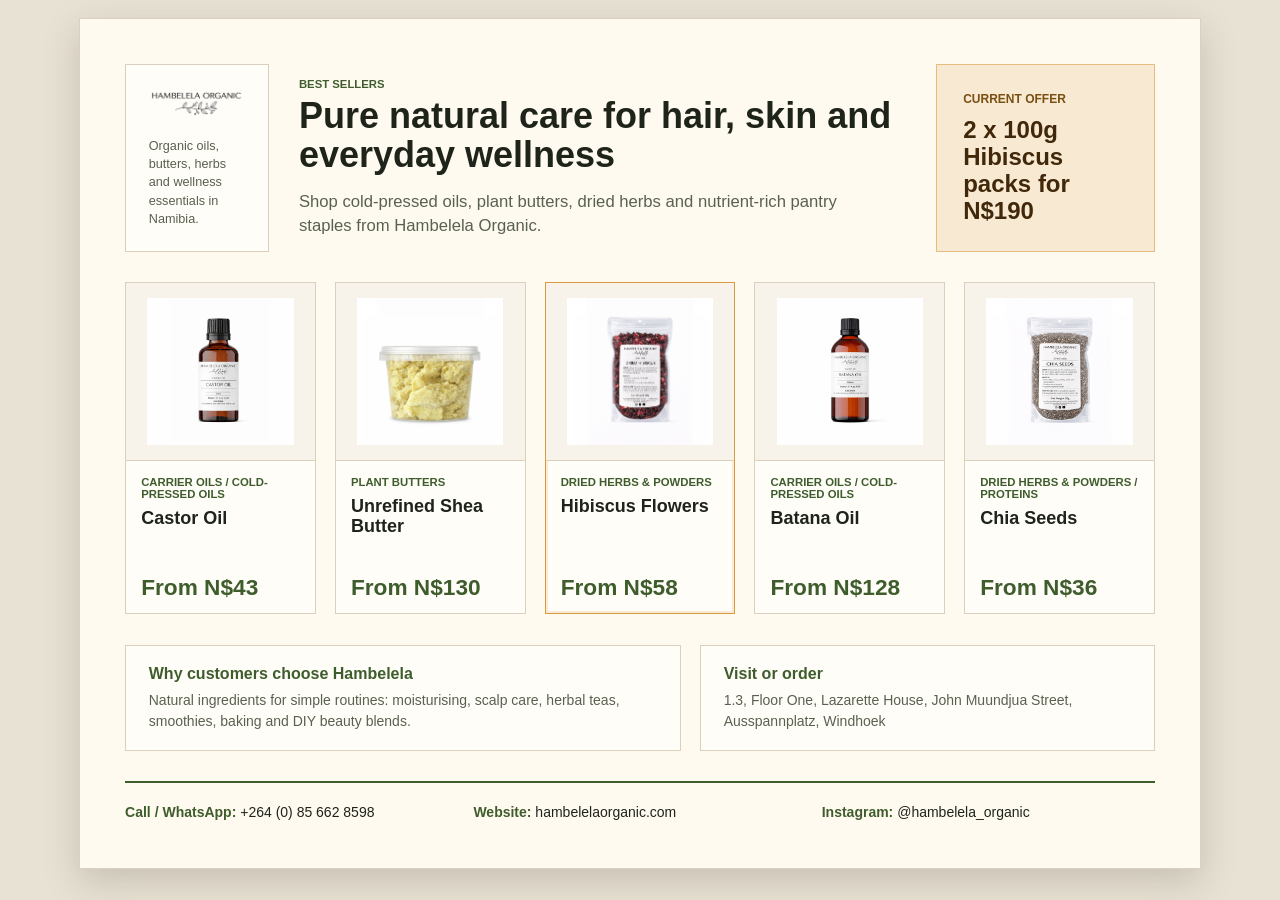
<file: pamphlet/hambelela-pamphlet.html>
<!doctype html>
<html lang="en">
  <head>
    <meta charset="utf-8">
    <meta name="viewport" content="width=device-width, initial-scale=1">
    <title>Hambelela Organic Printable Pamphlet</title>
    <link rel="stylesheet" href="pamphlet.css">
  </head>
  <body>
    <main class="sheet">
      <section class="hero">
        <div class="brand">
          <img src="images/hambelela-logo.png" alt="Hambelela Organic logo">
          <p>Organic oils, butters, herbs and wellness essentials in Namibia.</p>
        </div>
        <div class="hero-copy">
          <p class="eyebrow">Best sellers</p>
          <h1>Pure natural care for hair, skin and everyday wellness</h1>
          <p class="intro">Shop cold-pressed oils, plant butters, dried herbs and nutrient-rich pantry staples from Hambelela Organic.</p>
        </div>
        <div class="offer">
          <span>Current offer</span>
          <strong>2 x 100g Hibiscus packs for N$190</strong>
        </div>
      </section>

      <section class="products" aria-label="Featured products">
        <article class="product">
          <img src="images/castor-oil.png" alt="Castor Oil">
          <div>
            <p class="category">Carrier Oils / Cold-Pressed Oils</p>
            <h2>Castor Oil</h2>
            <p class="price">From N$43</p>
          </div>
        </article>
        <article class="product">
          <img src="images/shea-butter.png" alt="Unrefined Shea Butter">
          <div>
            <p class="category">Plant Butters</p>
            <h2>Unrefined Shea Butter</h2>
            <p class="price">From N$130</p>
          </div>
        </article>
        <article class="product feature">
          <img src="images/hibiscus.png" alt="Hibiscus Flowers">
          <div>
            <p class="category">Dried Herbs &amp; Powders</p>
            <h2>Hibiscus Flowers</h2>
            <p class="price">From N$58</p>
          </div>
        </article>
        <article class="product">
          <img src="images/batana-oil.png" alt="Batana Oil">
          <div>
            <p class="category">Carrier Oils / Cold-Pressed Oils</p>
            <h2>Batana Oil</h2>
            <p class="price">From N$128</p>
          </div>
        </article>
        <article class="product">
          <img src="images/chia-seeds.png" alt="Chia Seeds">
          <div>
            <p class="category">Dried Herbs &amp; Powders / Proteins</p>
            <h2>Chia Seeds</h2>
            <p class="price">From N$36</p>
          </div>
        </article>
      </section>

      <section class="notes">
        <div>
          <h3>Why customers choose Hambelela</h3>
          <p>Natural ingredients for simple routines: moisturising, scalp care, herbal teas, smoothies, baking and DIY beauty blends.</p>
        </div>
        <div>
          <h3>Visit or order</h3>
          <p>1.3, Floor One, Lazarette House, John Muundjua Street, Ausspannplatz, Windhoek</p>
        </div>
      </section>

      <footer class="contact">
        <p><strong>Call / WhatsApp:</strong> +264 (0) 85 662 8598</p>
        <p><strong>Website:</strong> hambelelaorganic.com</p>
        <p><strong>Instagram:</strong> @hambelela_organic</p>
      </footer>
    </main>
  </body>
</html>
</file>
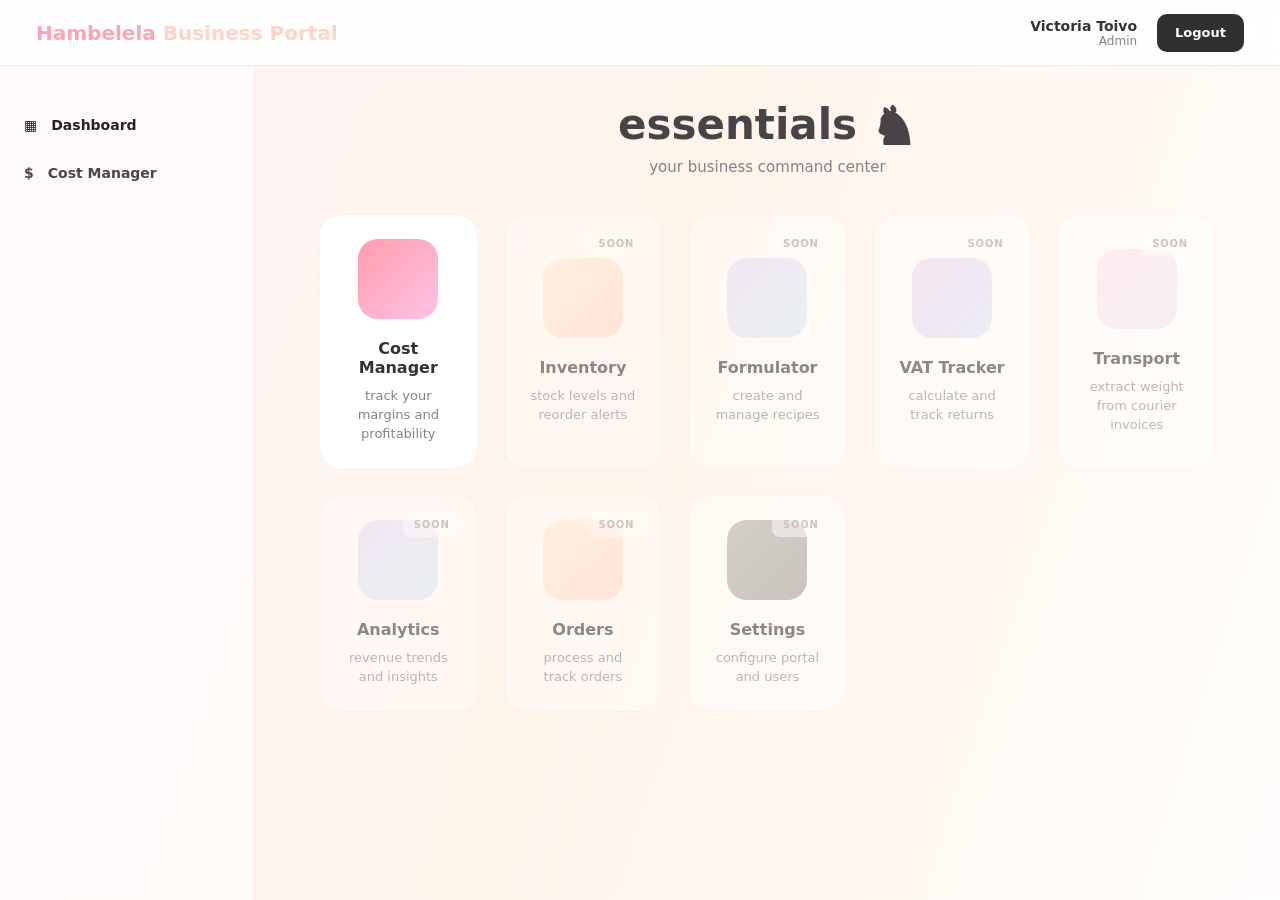
<file: portal.hambelelaorganic.com/preview.html>
<!doctype html>
<html lang="en">
<head>
  <meta charset="utf-8">
  <meta name="viewport" content="width=device-width, initial-scale=1">
  <title>Portal Preview</title>
  <link rel="stylesheet" href="assets/css/portal.css">
</head>
<body>
  <header class="topbar">
    <a class="brand" href="#">Hambelela <span>Business Portal</span></a>
    <div class="account">
      <div><strong>Victoria Toivo</strong><small>Admin</small></div>
      <a class="logout" href="#">Logout</a>
    </div>
  </header>
  <div class="shell">
    <aside class="sidebar" aria-label="Portal navigation">
      <nav>
        <a class="active" href="#"><span>&#9638;</span><span>Dashboard</span></a>
        <a href="#"><span>$</span><span>Cost Manager</span></a>
      </nav>
    </aside>
    <main class="workspace launcher">
      <section class="launcher-hero">
        <h1>essentials <span class="mascot" aria-hidden="true">&#9822;</span></h1>
        <p>your business command center</p>
      </section>
      <section class="app-grid" aria-label="Business apps">
        <a class="app-card is-active" href="#"><span class="app-icon pink"></span><strong>Cost Manager</strong><small>track your margins and profitability</small></a>
        <div class="app-card is-muted"><span class="soon">Soon</span><span class="app-icon peach"></span><strong>Inventory</strong><small>stock levels and reorder alerts</small></div>
        <div class="app-card is-muted"><span class="soon">Soon</span><span class="app-icon blue"></span><strong>Formulator</strong><small>create and manage recipes</small></div>
        <div class="app-card is-muted"><span class="soon">Soon</span><span class="app-icon violet"></span><strong>VAT Tracker</strong><small>calculate and track returns</small></div>
        <div class="app-card is-muted"><span class="soon">Soon</span><span class="app-icon rose"></span><strong>Transport</strong><small>extract weight from courier invoices</small></div>
        <div class="app-card is-muted"><span class="soon">Soon</span><span class="app-icon blue"></span><strong>Analytics</strong><small>revenue trends and insights</small></div>
        <div class="app-card is-muted"><span class="soon">Soon</span><span class="app-icon peach"></span><strong>Orders</strong><small>process and track orders</small></div>
        <div class="app-card is-muted"><span class="soon">Soon</span><span class="app-icon grey"></span><strong>Settings</strong><small>configure portal and users</small></div>
      </section>
    </main>
  </div>
</body>
</html>
</file>
<file: pamphlet/pamphlet.css>
:root {
  --ink: #1f241b;
  --muted: #59614f;
  --green: #3f5d2c;
  --leaf: #69864f;
  --gold: #d99a3f;
  --soft: #f7f3ea;
  --cream: #fffaf0;
  --line: #dad0bd;
}

* {
  box-sizing: border-box;
}

html,
body {
  margin: 0;
  min-height: 100%;
  background: #e8e2d4;
  color: var(--ink);
  font-family: Arial, Helvetica, sans-serif;
}

body {
  display: grid;
  place-items: start center;
  padding: 18px;
}

.sheet {
  width: 297mm;
  min-height: 210mm;
  display: grid;
  grid-template-rows: auto 1fr auto auto;
  gap: 8mm;
  padding: 12mm;
  background: var(--cream);
  border: 1px solid var(--line);
  box-shadow: 0 12px 35px rgba(44, 38, 26, 0.18);
}

.hero {
  display: grid;
  grid-template-columns: 38mm 1fr 58mm;
  gap: 8mm;
  align-items: stretch;
}

.brand,
.offer,
.notes > div {
  border: 1px solid var(--line);
  background: #fffdf8;
}

.brand {
  display: flex;
  flex-direction: column;
  justify-content: space-between;
  padding: 6mm;
}

.brand img {
  width: 100%;
  height: auto;
  display: block;
}

.brand p,
.intro,
.notes p,
.contact p {
  margin: 0;
  line-height: 1.45;
}

.brand p {
  color: var(--muted);
  font-size: 9.5pt;
}

.hero-copy {
  display: flex;
  flex-direction: column;
  justify-content: center;
  padding: 2mm 0;
}

.eyebrow,
.category {
  margin: 0;
  color: var(--green);
  font-size: 8.5pt;
  font-weight: 700;
  text-transform: uppercase;
}

h1 {
  max-width: 170mm;
  margin: 2mm 0 4mm;
  font-size: 27pt;
  line-height: 1.08;
  font-weight: 800;
  letter-spacing: 0;
}

.intro {
  max-width: 155mm;
  color: var(--muted);
  font-size: 12.5pt;
}

.offer {
  display: flex;
  flex-direction: column;
  justify-content: center;
  gap: 3mm;
  padding: 7mm;
  background: #f8ead2;
  border-color: #e6bd7d;
}

.offer span {
  color: #7a4f12;
  font-size: 9pt;
  font-weight: 700;
  text-transform: uppercase;
}

.offer strong {
  color: #42280a;
  font-size: 18pt;
  line-height: 1.12;
}

.products {
  display: grid;
  grid-template-columns: repeat(5, minmax(0, 1fr));
  gap: 5mm;
}

.product {
  display: grid;
  grid-template-rows: 47mm 1fr;
  min-width: 0;
  border: 1px solid var(--line);
  background: #fffdf8;
}

.product img {
  width: 100%;
  height: 47mm;
  object-fit: contain;
  padding: 4mm;
  background: var(--soft);
  border-bottom: 1px solid var(--line);
}

.product div {
  display: flex;
  flex-direction: column;
  gap: 2mm;
  padding: 4mm;
}

.product h2 {
  margin: 0;
  min-height: 16mm;
  font-size: 13.5pt;
  line-height: 1.12;
  font-weight: 800;
}

.price {
  margin: auto 0 0;
  color: var(--green);
  font-size: 17pt;
  line-height: 1;
  font-weight: 800;
}

.feature {
  border-color: var(--gold);
  box-shadow: inset 0 0 0 2px rgba(217, 154, 63, 0.2);
}

.notes {
  display: grid;
  grid-template-columns: 1.1fr 0.9fr;
  gap: 5mm;
}

.notes > div {
  padding: 5mm 6mm;
}

.notes h3 {
  margin: 0 0 2mm;
  color: var(--green);
  font-size: 12pt;
  line-height: 1.15;
}

.notes p {
  color: var(--muted);
  font-size: 10.5pt;
}

.contact {
  display: grid;
  grid-template-columns: repeat(3, minmax(0, 1fr));
  gap: 4mm;
  padding-top: 5mm;
  border-top: 2px solid var(--green);
}

.contact p {
  font-size: 10.5pt;
}

.contact strong {
  color: var(--green);
}

@page {
  size: A4 landscape;
  margin: 0;
}

@media print {
  html,
  body {
    width: 297mm;
    height: 210mm;
    background: #fff;
  }

  body {
    display: block;
    padding: 0;
  }

  .sheet {
    width: 297mm;
    min-height: 210mm;
    border: 0;
    box-shadow: none;
  }
}
</file>
<file: portal.hambelelaorganic.com/assets/css/portal.css>
:root {
  --ink: #343235;
  --muted: #858189;
  --faint: #d9d2cb;
  --line: rgba(48, 45, 49, 0.08);
  --panel: rgba(255, 255, 255, 0.68);
  --paper: #fff7ee;
  --paper-2: #fffafb;
  --pink: #ff9bae;
  --pink-2: #ffc4e5;
  --peach: #ffe5d0;
  --blue: #d9eaf6;
  --violet: #ead9ef;
  --rose: #f7dce9;
  --grey: #aaa7a2;
  --shadow: 0 22px 42px rgba(56, 47, 38, 0.08);
}

* {
  box-sizing: border-box;
}

html {
  min-height: 100%;
  overflow-x: hidden;
}

body {
  min-height: 100vh;
  margin: 0;
  background: linear-gradient(108deg, #fff5f8 0%, #fff4ea 48%, #fffdfc 100%);
  color: var(--ink);
  font-family: Inter, ui-sans-serif, system-ui, -apple-system, BlinkMacSystemFont, "Segoe UI", sans-serif;
  overflow-x: hidden;
}

body.error-panel-open,
body.task-panel-open {
  overflow: hidden;
  touch-action: none;
}

a {
  color: inherit;
  text-decoration: none;
}

button,
input {
  font: inherit;
}

img,
svg,
canvas,
video {
  max-width: 100%;
}

.topbar {
  position: fixed;
  top: 0;
  left: 0;
  right: 0;
  z-index: 20;
  display: flex;
  align-items: center;
  justify-content: space-between;
  height: 66px;
  padding: 0 36px;
  background: rgba(255, 255, 255, 0.86);
  border-bottom: 1px solid var(--line);
  backdrop-filter: blur(18px);
}

.mobile-nav-toggle {
  display: none;
  place-items: center;
  width: 40px;
  height: 40px;
  border: 1px solid var(--line);
  border-radius: 10px;
  background: #fff;
  color: var(--ink);
  cursor: pointer;
}

.mobile-nav-toggle svg {
  width: 20px;
  height: 20px;
}

.brand {
  font-size: 20px;
  font-weight: 800;
  color: #ffa4b4;
}

.brand span {
  color: #ffd4c6;
}

.account {
  display: flex;
  align-items: center;
  gap: 20px;
  text-align: right;
}

.account strong,
.account small {
  display: block;
}

.account strong {
  font-size: 14px;
}

.account small {
  color: var(--muted);
  font-size: 12px;
}

.logout,
.login-card button {
  display: inline-flex;
  align-items: center;
  justify-content: center;
  min-height: 38px;
  padding: 0 18px;
  border: 0;
  border-radius: 10px;
  background: #302f31;
  color: #fff;
  font-size: 13px;
  font-weight: 800;
  cursor: pointer;
}

.login-help {
  margin: 18px 0 0;
  color: var(--muted);
  font-size: 13px;
  line-height: 1.5;
}

.login-card select,
.login-card input {
  min-height: 46px;
}

.inline-code-reset {
  display: flex;
  align-items: center;
  gap: 8px;
}

.inline-code-reset input {
  width: 72px;
  min-height: 30px;
  padding: 0 8px;
  border: 1px solid var(--line);
  border-radius: 6px;
  font: inherit;
  text-align: center;
}

.shell {
  display: flex;
  min-height: 100vh;
  padding-top: 66px;
}

.sidebar {
  position: fixed;
  top: 66px;
  bottom: 0;
  left: 0;
  width: 255px;
  padding: 42px 20px;
  background: rgba(255, 255, 255, 0.58);
  border-right: 1px solid var(--line);
}

.sidebar nav {
  display: grid;
  gap: 14px;
}

.sidebar a {
  display: flex;
  align-items: center;
  gap: 14px;
  min-height: 34px;
  padding: 7px 4px;
  color: #48454b;
  font-size: 14px;
  font-weight: 600;
}

.sidebar a.active {
  color: #242225;
}

.sidebar svg {
  width: 19px;
  height: 19px;
}

.workspace {
  width: 100%;
  margin-left: 255px;
  max-width: 100%;
  min-width: 0;
  padding: clamp(24px, 3vw, 50px) clamp(16px, 5vw, 92px);
}

.launcher {
  min-height: calc(100vh - 66px);
}

.launcher-hero {
  margin: 0 auto 38px;
  text-align: center;
}

.launcher-hero h1 {
  display: inline-flex;
  align-items: center;
  gap: 13px;
  margin: 0 0 12px;
  color: #464447;
  font-size: clamp(34px, 4vw, 42px);
  line-height: 1;
  letter-spacing: 0;
}

.launcher-hero .mascot {
  display: inline-block;
  color: #464447;
  font-family: Georgia, "Times New Roman", serif;
  font-size: 52px;
  line-height: 0.78;
  transform: translateY(3px);
}

.launcher-hero p {
  margin: 0;
  color: #858189;
  font-size: 15px;
}

.app-grid {
  display: grid;
  grid-template-columns: repeat(5, minmax(150px, 1fr));
  gap: 26px;
  max-width: 1300px;
  margin: 0 auto;
}

.app-card {
  position: relative;
  display: grid;
  justify-items: center;
  align-content: center;
  min-height: 212px;
  padding: 24px 22px;
  border: 1px solid rgba(55, 49, 43, 0.06);
  border-radius: 22px;
  background: var(--panel);
  box-shadow: none;
  text-align: center;
  transition: transform 180ms ease, box-shadow 180ms ease, background 180ms ease;
}

.app-card.is-active {
  background: #fff;
}

.app-card.is-active:hover {
  transform: translateY(-3px);
  box-shadow: var(--shadow);
}

.app-card.is-muted {
  opacity: 0.56;
}

.app-icon {
  display: grid;
  place-items: center;
  width: 80px;
  height: 80px;
  margin-bottom: 20px;
  border-radius: 20px;
}

.app-icon.pink {
  background: linear-gradient(135deg, var(--pink), var(--pink-2));
  color: #fff;
}

.app-icon.peach {
  background: linear-gradient(135deg, #ffeddc, #ffd9ca);
  color: #fff;
}

.app-icon.blue {
  background: linear-gradient(135deg, #e5def6, var(--blue));
  color: #fff;
}

.app-icon.violet {
  background: linear-gradient(135deg, var(--violet), #dde2fb);
  color: #fff;
}

.app-icon.rose {
  background: linear-gradient(135deg, #ffe2f2, #eee8ee);
  color: #fff;
}

.app-icon.green {
  background: linear-gradient(135deg, #bce8d4, #d8e8c8);
  color: #fff;
}

.app-icon.grey {
  background: linear-gradient(135deg, #b4b1ad, #9f9c98);
  color: #fff;
}

.app-icon svg {
  width: 34px;
  height: 34px;
}

.app-card strong {
  margin-bottom: 10px;
  font-size: 16px;
}

.app-card small {
  max-width: 170px;
  color: var(--muted);
  font-size: 13px;
  line-height: 1.45;
}

.soon {
  position: absolute;
  top: 16px;
  right: 16px;
  padding: 7px 11px;
  border-radius: 8px;
  background: rgba(255, 255, 255, 0.52);
  color: #a49f98;
  font-size: 10px;
  font-weight: 800;
  letter-spacing: 0.08em;
  text-transform: uppercase;
}

.module {
  display: grid;
  gap: 24px;
}

.module-header {
  display: flex;
  align-items: end;
  justify-content: space-between;
  gap: 24px;
  max-width: 1180px;
}

.eyebrow {
  margin: 0 0 8px;
  color: #df8193;
  font-size: 12px;
  font-weight: 800;
  letter-spacing: 0.11em;
  text-transform: uppercase;
}

.module h1,
.login-card h1 {
  margin: 0;
  font-size: clamp(32px, 5vw, 52px);
  line-height: 1.02;
  letter-spacing: 0;
}

.module-header p {
  max-width: 670px;
  margin: 14px 0 0;
  color: var(--muted);
  line-height: 1.6;
}

.actions {
  display: flex;
  flex-wrap: wrap;
  gap: 10px;
}

.back-link {
  width: fit-content;
}

.button {
  display: inline-flex;
  align-items: center;
  justify-content: center;
  gap: 8px;
  min-height: 42px;
  padding: 0 15px;
  border: 1px solid var(--line);
  border-radius: 10px;
  background: #fff;
  font-size: 13px;
  font-weight: 800;
}

.button.primary {
  border-color: #302f31;
  background: #302f31;
  color: #fff;
}

.button.danger {
  border-color: rgba(176, 42, 55, 0.22);
  background: #fff2f3;
  color: #9f2331;
}

.button.small {
  min-height: 34px;
  padding: 0 12px;
  font-size: 12px;
}

.button.small {
  min-height: 30px;
  padding: 0 12px;
  border-radius: 6px;
  font-size: 13px;
}

.metric-grid,
.workflow-grid,
.report-grid {
  display: grid;
  gap: 16px;
  max-width: 1180px;
}

.metric-grid {
  grid-template-columns: repeat(4, 1fr);
}

.workflow-grid {
  grid-template-columns: repeat(3, 1fr);
}

.report-grid {
  grid-template-columns: minmax(0, 1.15fr) minmax(320px, 0.85fr);
}

.order-kpi-grid {
  margin-top: 22px;
  margin-bottom: 18px;
}

.order-kpi-grid .metric small {
  display: block;
  margin-top: 8px;
  color: var(--muted);
  font-size: 12px;
  font-weight: 700;
}

.order-report-grid,
.report-filter-panel {
  margin-bottom: 18px;
}

.report-filter-panel .section-row {
  align-items: flex-start;
}

.report-loading {
  display: inline-flex;
  align-items: center;
  gap: 8px;
  width: fit-content;
  margin: 0 0 14px;
  padding: 9px 12px;
  border: 1px solid rgba(87, 155, 252, 0.28);
  border-radius: 999px;
  background: #eef5ff;
  color: #1d62b5;
  font-size: 13px;
  font-weight: 800;
}

.report-loading[hidden] {
  display: none;
}

.report-loading svg {
  width: 16px;
  height: 16px;
  animation: spin 900ms linear infinite;
}

.report-filter-summary {
  margin: 14px 0 0;
  color: var(--muted);
  font-size: 13px;
  font-weight: 700;
}

.report-filter-panel input.is-readonly {
  background: rgba(49, 45, 48, 0.04);
  color: var(--muted);
}

.report-bars {
  display: grid;
  gap: 16px;
}

.report-bar-row {
  display: grid;
  grid-template-columns: minmax(130px, 0.9fr) minmax(140px, 1fr) auto;
  align-items: center;
  gap: 14px;
}

.report-bar-row div:first-child {
  display: grid;
  gap: 4px;
}

.report-bar-row strong {
  white-space: nowrap;
}

.report-bar-row span {
  color: var(--muted);
  font-size: 12px;
  font-weight: 700;
}

.report-bar {
  height: 10px;
  overflow: hidden;
  border-radius: 999px;
  background: rgba(49, 45, 48, 0.08);
}

.report-bar span {
  display: block;
  height: 100%;
  border-radius: inherit;
  background: linear-gradient(90deg, #ff9fb5, #f4caa7);
}

.emergency-order-panel {
  margin-top: 18px;
}

.emergency-order-panel summary {
  display: flex;
  align-items: center;
  justify-content: space-between;
  gap: 16px;
  cursor: pointer;
  font-weight: 800;
}

.emergency-order-panel summary span {
  display: inline-flex;
  align-items: center;
  gap: 8px;
}

.emergency-order-panel summary svg {
  width: 18px;
  height: 18px;
}

.emergency-order-panel summary small {
  color: var(--muted);
  font-size: 12px;
  font-weight: 700;
}

.emergency-order-panel form {
  margin-top: 18px;
}

.goal-panel {
  margin-bottom: 18px;
}

.goal-form {
  max-width: 360px;
}

.goal-form label {
  margin: 0;
}

.goal-layout {
  display: grid;
  grid-template-columns: minmax(0, 1fr) minmax(320px, 0.7fr);
  gap: 20px;
  align-items: center;
}

.goal-progress {
  height: 18px;
  overflow: hidden;
  border-radius: 999px;
  background: rgba(49, 45, 48, 0.08);
}

.goal-progress span {
  display: block;
  height: 100%;
  border-radius: inherit;
  background: linear-gradient(90deg, #ff8fab, #f4c16d);
}

.goal-panel p {
  margin-top: 10px;
}

.goal-stats,
.breakdown-list {
  display: grid;
  gap: 10px;
}

.goal-stats {
  grid-template-columns: repeat(2, minmax(0, 1fr));
}

.goal-stats span,
.breakdown-list div {
  display: flex;
  align-items: center;
  justify-content: space-between;
  gap: 12px;
  padding: 10px 0;
  border-bottom: 1px solid var(--line);
  color: var(--muted);
  font-size: 13px;
  font-weight: 700;
}

.goal-stats strong,
.breakdown-list strong {
  color: var(--ink);
  white-space: nowrap;
}

.breakdown-list.compact div {
  padding: 8px 0;
}

.revenue-mix {
  margin-top: 18px;
}

.daily-chart {
  display: flex;
  align-items: end;
  gap: 10px;
  min-height: 190px;
  overflow-x: auto;
  padding-bottom: 6px;
}

.daily-chart-col {
  display: grid;
  justify-items: center;
  gap: 7px;
  min-width: 68px;
  color: var(--muted);
  font-size: 11px;
  font-weight: 700;
}

.daily-chart-col > span {
  width: 28px;
  min-height: 8px;
  align-self: end;
  border-radius: 8px 8px 4px 4px;
  background: linear-gradient(180deg, #ff9fb5, #ffd7bd);
}

.daily-chart-col.order-volume > span {
  background: linear-gradient(180deg, #9ccfe3, #d8e8c8);
}

.daily-chart-col strong {
  color: var(--ink);
  font-size: 11px;
  white-space: nowrap;
}

.admin-utility-panel {
  margin-top: 18px;
}

.admin-utility-panel .section-row {
  margin-bottom: 0;
}

.admin-utility-panel p {
  margin-top: 6px;
}

.status.success {
  background: #edf9f1;
  color: #217245;
}

.status.warning {
  background: #fff4dc;
  color: #9a6500;
}

.sync-log-list {
  display: grid;
  gap: 8px;
  max-height: 420px;
  overflow: auto;
}

.sync-log-list code {
  display: block;
  padding: 10px 12px;
  border: 1px solid var(--line);
  border-radius: 8px;
  background: rgba(255, 255, 255, 0.72);
  color: var(--ink);
  white-space: pre-wrap;
}

.panel,
.metric,
.workflow-card {
  border: 1px solid var(--line);
  border-radius: 18px;
  background: rgba(255, 255, 255, 0.74);
  box-shadow: 0 16px 36px rgba(56, 47, 38, 0.05);
}

.metric,
.workflow-card,
.panel {
  padding: 22px;
}

.metric span,
.workflow-card span {
  color: var(--muted);
  font-size: 13px;
  font-weight: 700;
}

.metric strong {
  display: block;
  margin-top: 12px;
  font-size: 28px;
}

.workflow-card {
  display: grid;
  gap: 14px;
}

.workflow-card svg {
  width: 28px;
  height: 28px;
  color: #df8193;
}

.workflow-card h2 {
  margin: 0;
  font-size: 18px;
}

.workflow-card p,
.panel p {
  margin: 0;
  color: var(--muted);
  line-height: 1.55;
}

.section-row {
  display: flex;
  align-items: center;
  justify-content: space-between;
  gap: 16px;
  margin-bottom: 12px;
}

.section-row h2 {
  margin: 0;
  font-size: 20px;
}

.review-list {
  display: flex;
  flex-wrap: wrap;
  gap: 8px;
}

.save-form {
  display: grid;
  gap: 24px;
}

.editable-table input {
  min-width: 90px;
  padding: 9px 10px;
}

.save-bar {
  display: flex;
  justify-content: flex-end;
  gap: 10px;
  max-width: 1180px;
}

.allocation-summary {
  margin-top: 14px;
  color: var(--muted);
  font-size: 13px;
}

.data-table {
  width: 100%;
  border-collapse: collapse;
  overflow: hidden;
  font-size: 14px;
}

.data-table th,
.data-table td {
  padding: 13px 0;
  border-bottom: 1px solid var(--line);
  text-align: left;
}

.data-table th {
  color: var(--muted);
  font-size: 12px;
  text-transform: uppercase;
}

.status {
  display: inline-flex;
  padding: 5px 9px;
  border-radius: 999px;
  background: #f2eadf;
  color: #6e6257;
  font-size: 12px;
  font-weight: 800;
}

.invoice-tabs {
  display: inline-flex;
  width: fit-content;
  gap: 6px;
  padding: 6px;
  border: 1px solid var(--line);
  border-radius: 12px;
  background: rgba(255, 255, 255, 0.6);
}

.invoice-tabs a {
  display: inline-flex;
  align-items: center;
  gap: 8px;
  min-height: 38px;
  padding: 0 14px;
  border-radius: 9px;
  color: var(--muted);
  font-size: 13px;
  font-weight: 800;
}

.invoice-tabs a.active {
  background: #302f31;
  color: #fff;
}

.invoice-tabs svg {
  width: 17px;
  height: 17px;
}

.extraction-hint {
  display: grid;
  gap: 6px;
  padding: 14px 16px;
  border: 1px dashed rgba(223, 129, 147, 0.45);
  border-radius: 12px;
  background: rgba(255, 246, 248, 0.72);
  color: #514b52;
  font-size: 13px;
  line-height: 1.5;
}

.extraction-hint span {
  color: var(--muted);
}

.text-preview {
  max-height: 360px;
  overflow: auto;
  margin: 16px 0 0;
  padding: 14px;
  border: 1px solid var(--line);
  border-radius: 10px;
  background: rgba(255, 255, 255, 0.72);
  color: #4d484e;
  font-size: 12px;
  line-height: 1.45;
  white-space: pre-wrap;
}

.form-grid {
  display: grid;
  grid-template-columns: repeat(2, 1fr);
  gap: 16px;
  max-width: 850px;
}

label {
  display: grid;
  gap: 7px;
  color: #4d484e;
  font-size: 13px;
  font-weight: 800;
}

input,
select,
textarea {
  width: 100%;
  border: 1px solid var(--line);
  border-radius: 10px;
  background: rgba(255, 255, 255, 0.86);
  padding: 12px 13px;
  color: var(--ink);
}

textarea {
  min-height: 120px;
  resize: vertical;
}

.span-2 {
  grid-column: span 2;
}

.notice {
  margin-bottom: 18px;
  padding: 12px 14px;
  border: 1px solid var(--line);
  border-radius: 10px;
  background: rgba(255, 255, 255, 0.74);
  color: var(--ink);
  font-size: 13px;
  line-height: 1.45;
}

.notice.warning {
  border-color: rgba(245, 158, 11, 0.42);
  background: rgba(255, 251, 235, 0.9);
}

.notice.danger {
  border-color: rgba(220, 38, 38, 0.35);
  background: rgba(254, 242, 242, 0.92);
  color: #991b1b;
}

.inline-fields {
  display: grid;
  grid-template-columns: 1fr 120px;
  gap: 10px;
}

.allocation-tools {
  display: grid;
  gap: 10px;
  margin: 18px 0;
  max-width: 760px;
}

.allocation-tools p {
  margin: 0;
  color: var(--muted);
}

.pricing-controls {
  display: grid;
  grid-template-columns: repeat(6, minmax(120px, 1fr));
  gap: 14px;
  max-width: 1180px;
}

.pricing-control-action {
  display: flex;
  align-items: end;
}

.pricing-table small {
  color: var(--muted);
}

.pricing-table strong {
  color: var(--ink);
}

.workbook-header {
  max-width: 1460px;
}

.workflow-badge {
  display: inline-flex;
  margin-top: 16px;
  padding: 9px 12px;
  border: 1px solid rgba(223, 129, 147, 0.32);
  border-radius: 999px;
  background: rgba(255, 246, 248, 0.82);
  color: #6c5660;
  font-size: 12px;
  font-weight: 800;
}

.flow-strip {
  display: grid;
  grid-template-columns: repeat(6, minmax(140px, 1fr));
  gap: 10px;
  max-width: 1460px;
}

.flow-step {
  display: grid;
  gap: 8px;
  min-height: 128px;
  padding: 18px;
  border: 1px solid var(--line);
  border-radius: 14px;
  background: rgba(255, 255, 255, 0.74);
}

.flow-step span {
  display: grid;
  place-items: center;
  width: 30px;
  height: 30px;
  border-radius: 999px;
  background: #302f31;
  color: #fff;
  font-size: 13px;
  font-weight: 800;
}

.flow-step strong {
  font-size: 14px;
  line-height: 1.3;
}

.flow-step small,
.workbook-table small {
  color: var(--muted);
}

.workbook-controls {
  display: grid;
  grid-template-columns: repeat(4, minmax(140px, 1fr)) auto;
  align-items: end;
  gap: 14px;
  max-width: 1120px;
}

.workbook-panel {
  max-width: 1460px;
}

.table-scroll {
  overflow-x: auto;
}

.workbook-table {
  min-width: 1900px;
}

.workbook-table th,
.workbook-table td {
  padding-right: 18px;
  vertical-align: top;
  white-space: nowrap;
}

.product-search {
  max-width: 720px;
}

.cost-system-header {
  max-width: 1480px;
}

.system-flow {
  display: grid;
  grid-template-columns: repeat(6, minmax(130px, 1fr));
  gap: 10px;
  max-width: 1480px;
}

.system-flow div {
  display: grid;
  gap: 7px;
  min-height: 112px;
  padding: 16px;
  border: 1px solid var(--line);
  border-radius: 14px;
  background: rgba(255, 255, 255, 0.74);
}

.system-flow span {
  display: grid;
  place-items: center;
  width: 28px;
  height: 28px;
  border-radius: 999px;
  background: #302f31;
  color: #fff;
  font-size: 12px;
  font-weight: 800;
}

.system-flow strong {
  font-size: 14px;
}

.system-flow small {
  color: var(--muted);
  line-height: 1.35;
}

.system-grid {
  display: grid;
  grid-template-columns: repeat(3, minmax(260px, 1fr));
  gap: 16px;
  max-width: 1480px;
}

.system-card {
  display: grid;
  gap: 14px;
  min-height: 245px;
  padding: 22px;
  border: 1px solid var(--line);
  border-radius: 16px;
  background: rgba(255, 255, 255, 0.76);
  box-shadow: 0 16px 36px rgba(56, 47, 38, 0.05);
}

.system-card-top {
  display: flex;
  align-items: center;
  justify-content: space-between;
  gap: 12px;
}

.system-icon {
  display: grid;
  place-items: center;
  width: 46px;
  height: 46px;
  border-radius: 13px;
  background: linear-gradient(135deg, var(--pink), var(--peach));
  color: #fff;
}

.system-icon svg {
  width: 24px;
  height: 24px;
}

.system-card h2 {
  margin: 0;
  font-size: 19px;
}

.system-card p {
  margin: 0;
  color: var(--muted);
  line-height: 1.5;
}

.system-card small {
  color: #6e6257;
  font-weight: 800;
}

.ops-nav {
  display: flex;
  flex-wrap: wrap;
  gap: 8px;
  max-width: 1480px;
}

.ops-nav a {
  display: inline-flex;
  align-items: center;
  gap: 8px;
  min-height: 38px;
  padding: 0 13px;
  border: 1px solid var(--line);
  border-radius: 10px;
  background: rgba(255, 255, 255, 0.68);
  color: var(--muted);
  font-size: 13px;
  font-weight: 800;
}

.ops-nav svg {
  flex: 0 0 auto;
  width: 16px;
  height: 16px;
}

.ops-nav a.active {
  background: #302f31;
  color: #fff;
}

.ops-dashboard-grid {
  display: grid;
  grid-template-columns: repeat(4, minmax(170px, 1fr));
  gap: 16px;
  max-width: 1480px;
}

.ops-card-grid {
  display: grid;
  grid-template-columns: repeat(3, minmax(240px, 1fr));
  gap: 16px;
  max-width: 1480px;
}

.ops-split {
  display: grid;
  grid-template-columns: minmax(0, 0.95fr) minmax(360px, 1.05fr);
  gap: 16px;
  max-width: 1480px;
}

.ops-table {
  min-width: 900px;
}

.ops-form {
  display: grid;
  gap: 16px;
}

.ops-form-actions {
  display: flex;
  justify-content: flex-end;
  gap: 10px;
}

.form-grid.compact {
  grid-template-columns: repeat(3, minmax(180px, 1fr));
}

.checklist-create-form,
.packing-create-form {
  max-width: 1480px;
  margin-bottom: 16px;
}

.checklist-table select,
.checklist-table input,
.board-inline-input {
  width: 100%;
  min-height: 30px;
  border: 1px solid rgba(149, 157, 190, 0.45);
  border-radius: 4px;
  background: #fff;
  color: #1f2533;
  font: inherit;
}

.check-toggle {
  display: inline-grid;
  place-items: center;
  width: 28px;
  height: 28px;
  border: 1px solid rgba(149, 157, 190, 0.55);
  border-radius: 4px;
  background: #fff;
  color: #8790ab;
  cursor: pointer;
}

.check-toggle.is-complete {
  border-color: #00c875;
  background: #00c875;
  color: #fff;
}

.check-toggle svg {
  width: 16px;
  height: 16px;
}

.task-metric-grid {
  margin-bottom: 16px;
}

.task-metric-card {
  position: relative;
  overflow: hidden;
  min-height: 92px;
  border-color: rgba(149, 157, 190, 0.34);
  background: linear-gradient(145deg, rgba(255, 255, 255, 0.98), rgba(248, 250, 255, 0.82));
  transition: transform 160ms ease, box-shadow 160ms ease;
}

.task-metric-card::before {
  content: "";
  position: absolute;
  left: 16px;
  top: 18px;
  width: 38px;
  height: 38px;
  border-radius: 999px;
  background: rgba(47, 128, 237, 0.14);
}

.task-metric-card > svg {
  position: absolute;
  left: 25px;
  top: 27px;
  z-index: 1;
  width: 20px;
  height: 20px;
  color: #2f80ed;
}

.task-metric-card span,
.task-metric-card strong,
.task-metric-card small {
  display: block;
  margin-left: 54px;
}

.task-metric-card span {
  font-size: 12px;
  font-weight: 800;
}

.task-metric-card strong {
  font-size: 26px;
  line-height: 1.05;
}

.task-metric-card small {
  color: var(--muted);
  font-size: 11px;
  font-weight: 700;
}

.task-metric-card:hover {
  transform: translateY(-3px);
  box-shadow: 0 18px 42px rgba(56, 47, 38, 0.12);
}

.task-metric-card.danger::before { background: rgba(226, 68, 92, 0.14); }
.task-metric-card.amber::before { background: rgba(255, 173, 59, 0.18); }
.task-metric-card.blue::before { background: rgba(47, 128, 237, 0.14); }
.task-metric-card.green::before { background: rgba(0, 200, 117, 0.14); }
.task-metric-card.purple::before { background: rgba(124, 58, 237, 0.14); }
.task-metric-card.teal::before { background: rgba(0, 166, 153, 0.14); }
.task-metric-card.rose::before { background: rgba(244, 83, 157, 0.14); }
.task-metric-card.danger > svg { color: #e2445c; }
.task-metric-card.amber > svg { color: #ffad3b; }
.task-metric-card.blue > svg { color: #2f80ed; }
.task-metric-card.green > svg { color: #00c875; }
.task-metric-card.purple > svg { color: #7c3aed; }
.task-metric-card.teal > svg { color: #00a699; }
.task-metric-card.rose > svg { color: #f4539d; }

.task-tabs {
  display: flex;
  flex-wrap: wrap;
  gap: 8px;
  max-width: 1480px;
  margin: 0 0 14px;
}

.task-tab {
  display: inline-flex;
  align-items: center;
  min-height: 38px;
  padding: 0 14px;
  border: 1px solid var(--line);
  border-radius: 999px;
  background: rgba(255, 255, 255, 0.76);
  color: var(--muted);
  font-size: 13px;
  font-weight: 800;
  text-decoration: none;
  transition: background 160ms ease, color 160ms ease, transform 160ms ease;
}

.task-tab:hover {
  transform: translateY(-1px);
  background: #eef5ff;
  color: #2f80ed;
}

.task-tab.active {
  border-color: rgba(47, 128, 237, 0.34);
  background: #2f80ed;
  color: #fff;
  box-shadow: 0 10px 24px rgba(47, 128, 237, 0.22);
}

.task-management-table {
  min-width: 1320px;
}

.task-management-table td strong,
.task-management-table td small {
  display: block;
}

.task-management-table td small {
  margin-top: 4px;
  color: var(--muted);
  font-size: 12px;
}

.task-status-not_started,
.task-status-overdue,
.task-status-in_progress,
.task-status-done,
.task-status-needs_review {
  border: 0;
  color: #fff;
}

.task-status-not_started {
  background: #bfc3ce;
}

.task-status-in_progress {
  background: #ffad3b;
}

.task-status-done {
  background: #00c875;
}

.task-status-overdue {
  background: #e2445c;
}

.task-status-needs_review {
  background: #7c3aed;
}

.task-card-grid {
  display: grid;
  grid-template-columns: repeat(auto-fit, minmax(320px, 1fr));
  gap: 16px;
  max-width: 1480px;
}

.task-card {
  display: grid;
  gap: 16px;
  align-content: start;
}

.task-card-head {
  display: flex;
  justify-content: space-between;
  gap: 16px;
  align-items: start;
}

.task-card-head h2 {
  margin: 10px 0 0;
  font-size: 21px;
}

.task-card-head > strong {
  display: inline-flex;
  align-items: center;
  min-height: 30px;
  padding: 0 10px;
  border-radius: 999px;
  background: #f3ecff;
  color: #5b21b6;
  font-size: 12px;
}

.task-meta {
  display: grid;
  grid-template-columns: repeat(2, minmax(0, 1fr));
  gap: 10px;
  margin: 0;
}

.task-meta div {
  padding: 10px 12px;
  border: 1px solid var(--line);
  border-radius: 8px;
  background: rgba(255, 255, 255, 0.62);
}

.task-meta dt {
  color: var(--muted);
  font-size: 12px;
  font-weight: 800;
}

.task-meta dd {
  margin: 4px 0 0;
  color: var(--ink);
  font-weight: 800;
}

.task-check-items {
  display: grid;
  gap: 8px;
  margin: 0;
  padding: 0;
  list-style: none;
}

.task-check-items li {
  display: flex;
  align-items: center;
  gap: 8px;
  color: var(--ink);
  font-weight: 700;
}

.task-check-items svg {
  width: 17px;
  height: 17px;
  color: #00a25f;
}

.task-complete-form {
  gap: 12px;
}

.task-card-actions {
  display: flex;
  gap: 8px;
}

.task-complete-note {
  padding: 12px;
  border: 1px solid rgba(0, 200, 117, 0.28);
  border-radius: 10px;
  background: #ecfbf4;
}

.task-complete-note p {
  margin-bottom: 0;
}

.task-filter-panel {
  max-width: 1480px;
  margin-bottom: 14px;
  padding: 0;
}

.task-filter-panel > summary {
  display: flex;
  align-items: center;
  justify-content: space-between;
  min-height: 46px;
  padding: 0 16px;
  cursor: pointer;
  list-style: none;
}

.task-filter-panel > summary::-webkit-details-marker {
  display: none;
}

.task-filter-panel > summary span {
  display: inline-flex;
  align-items: center;
  gap: 8px;
  color: var(--ink);
  font-size: 14px;
  font-weight: 800;
}

.task-filter-panel > summary svg {
  width: 17px;
  height: 17px;
  color: #2f80ed;
}

.task-filter-panel > summary strong {
  display: inline-flex;
  align-items: center;
  min-height: 24px;
  padding: 0 10px;
  border-radius: 999px;
  background: #eef5ff;
  color: #2f80ed;
  font-size: 11px;
  font-weight: 800;
}

.task-filter-panel form {
  display: grid;
  gap: 12px;
  padding: 0 16px 16px;
  animation: fadeIn 140ms ease;
}

.task-filter-grid {
  gap: 10px;
}

.task-filter-grid label,
.task-inline-form label,
.task-complete-form label,
.task-admin-edit label {
  font-size: 12px;
  font-weight: 750;
}

.task-create-panel {
  position: fixed;
  top: 0;
  right: 0;
  bottom: 0;
  left: auto;
  z-index: 130;
  display: grid;
  align-content: start;
  gap: 16px;
  width: min(620px, calc(100dvw - 24px));
  max-width: 100dvw;
  overflow-y: auto;
  overflow-x: hidden;
  padding: 22px;
  border-left: 1px solid var(--line);
  background: #fff;
  color: var(--ink);
  contain: layout paint;
  box-shadow: -18px 0 42px rgba(49, 45, 48, 0.18);
  opacity: 0;
  pointer-events: none;
  transform: translate3d(100%, 0, 0);
  transition: transform 220ms ease, opacity 160ms ease, visibility 220ms ease;
  visibility: hidden;
  will-change: transform;
}

.task-create-panel.open {
  opacity: 1;
  pointer-events: auto;
  transform: translate3d(0, 0, 0);
  visibility: visible;
}

.task-template-card {
  padding: 14px;
  border: 1px solid rgba(0, 166, 153, 0.22);
  border-radius: 12px;
  background: rgba(0, 166, 153, 0.06);
}

.task-template-card h3 {
  margin: 0 0 6px;
}

.task-template-card ul {
  display: grid;
  gap: 6px;
  margin: 12px 0 0;
  padding-left: 18px;
  color: var(--ink);
  font-weight: 800;
}

.task-board {
  display: grid;
  gap: 12px;
  max-width: 1480px;
}

.task-board-group {
  overflow: hidden;
  border: 1px solid var(--line);
  border-left: 5px solid transparent;
  border-radius: 12px;
  background: rgba(255, 255, 255, 0.76);
  box-shadow: 0 14px 34px rgba(56, 47, 38, 0.05);
}

.task-board-group.group-overdue,
.task-card-row.group-overdue { border-left-color: #e2445c; }

.task-board-group.group-not_started,
.task-card-row.group-not_started { border-left-color: #ffad3b; }

.task-board-group.group-in_progress,
.task-card-row.group-in_progress { border-left-color: #2f80ed; }

.task-board-group.group-needs_review,
.task-card-row.group-needs_review { border-left-color: #7c3aed; }

.task-board-group.group-done,
.task-card-row.group-done { border-left-color: #00c875; }

.task-board-group.group-overdue > summary { background: linear-gradient(90deg, rgba(226, 68, 92, 0.12), rgba(255, 255, 255, 0.72)); }
.task-board-group.group-not_started > summary { background: linear-gradient(90deg, rgba(255, 173, 59, 0.14), rgba(255, 255, 255, 0.72)); }
.task-board-group.group-in_progress > summary { background: linear-gradient(90deg, rgba(47, 128, 237, 0.12), rgba(255, 255, 255, 0.72)); }
.task-board-group.group-needs_review > summary { background: linear-gradient(90deg, rgba(124, 58, 237, 0.12), rgba(255, 255, 255, 0.72)); }
.task-board-group.group-done > summary { background: linear-gradient(90deg, rgba(0, 200, 117, 0.12), rgba(255, 255, 255, 0.72)); }

.task-board-group.group-overdue > summary strong { background: rgba(226, 68, 92, 0.13); color: #c72f45; }
.task-board-group.group-not_started > summary strong { background: rgba(255, 173, 59, 0.16); color: #a36300; }
.task-board-group.group-in_progress > summary strong { background: rgba(47, 128, 237, 0.13); color: #1d62b5; }
.task-board-group.group-needs_review > summary strong { background: rgba(124, 58, 237, 0.13); color: #5b21b6; }
.task-board-group.group-done > summary strong { background: rgba(0, 200, 117, 0.13); color: #008c52; }

.task-board-group > summary {
  display: flex;
  align-items: center;
  justify-content: space-between;
  gap: 12px;
  min-height: 50px;
  padding: 0 16px;
  cursor: pointer;
  color: var(--ink);
  font-size: 16px;
  font-weight: 850;
}

.task-board-group > summary strong {
  display: grid;
  place-items: center;
  min-width: 32px;
  height: 28px;
  border-radius: 999px;
  background: #eef5ff;
  color: #2f80ed;
  font-size: 12px;
}

.task-board-head,
.task-board-row {
  display: grid;
  grid-template-columns: minmax(220px, 1.4fr) minmax(130px, 0.8fr) minmax(100px, 0.65fr) minmax(120px, 0.8fr) minmax(120px, 0.75fr) minmax(120px, 0.75fr);
  align-items: center;
  gap: 0;
}

.task-board-head {
  min-width: 920px;
  padding: 8px 12px;
  border-top: 1px solid var(--line);
  border-bottom: 1px solid var(--line);
  background: rgba(248, 249, 252, 0.9);
  color: var(--muted);
  font-size: 11px;
  font-weight: 800;
  text-transform: uppercase;
}

.task-board-row {
  width: 100%;
  min-width: 920px;
  min-height: 42px;
  padding: 0 12px;
  border: 0;
  border-bottom: 1px solid var(--line);
  background: transparent;
  color: var(--ink);
  font: inherit;
  text-align: left;
  cursor: pointer;
  transition: background 140ms ease, transform 140ms ease;
}

.task-card-row {
  display: block;
  border-left: 5px solid transparent;
  border-bottom: 1px solid var(--line);
  background: rgba(255, 255, 255, 0.58);
  transition: background 160ms ease, box-shadow 160ms ease;
}

.task-card-row summary {
  list-style: none;
}

.task-card-row summary::-webkit-details-marker {
  display: none;
}

.task-card-row[open] {
  background: rgba(222, 236, 251, 0.38);
  box-shadow: inset 0 1px 0 rgba(47, 128, 237, 0.12);
}

.task-card-row[open] .task-chevron {
  transform: rotate(90deg);
}

.task-board-row:hover,
.task-card-row[open] .task-board-row {
  background: #deecfb;
  transform: translateX(2px);
}

.task-board-row span,
.task-board-row strong {
  overflow: hidden;
  padding: 0 10px;
  text-overflow: ellipsis;
  white-space: nowrap;
  font-size: 13px;
  font-weight: 650;
}

.task-board-row strong {
  font-weight: 760;
}

.task-chevron {
  display: inline-flex;
  align-items: center;
  justify-content: center;
  width: 18px;
  margin-right: 6px;
  color: #2f80ed;
  font-size: 22px;
  transition: transform 160ms ease;
}

.task-board-row em.status {
  justify-self: start;
  font-style: normal;
}

.task-inline-detail {
  display: grid;
  grid-template-columns: minmax(260px, 0.85fr) minmax(320px, 1fr);
  gap: 16px;
  min-width: 920px;
  padding: 14px 18px 16px 34px;
  border-top: 1px solid var(--line);
}

.task-inline-main {
  display: grid;
  align-content: start;
  gap: 10px;
}

.task-kind-line {
  display: flex;
  flex-wrap: wrap;
  gap: 8px;
  align-items: center;
  color: var(--muted);
  font-size: 12px;
  font-weight: 800;
}

.task-kind-pill {
  display: inline-flex;
  align-items: center;
  gap: 5px;
  min-height: 24px;
  padding: 0 10px;
  border-radius: 999px;
  color: #fff;
  font-size: 11px;
  font-weight: 800;
}

.task-kind-pill svg {
  width: 13px;
  height: 13px;
}

.task-kind-recurring {
  background: #00a699;
}

.task-kind-manual {
  background: #26335d;
}

.task-progress {
  overflow: hidden;
  height: 9px;
  border-radius: 999px;
  background: rgba(47, 128, 237, 0.12);
}

.task-inline-meta {
  display: grid;
  grid-template-columns: repeat(2, minmax(0, 1fr));
  gap: 8px;
}

.task-inline-meta span {
  display: inline-flex;
  align-items: center;
  gap: 6px;
  min-height: 30px;
  padding: 0 10px;
  border: 1px solid rgba(149, 157, 190, 0.25);
  border-radius: 8px;
  background: rgba(255, 255, 255, 0.72);
  color: var(--muted);
  font-size: 12px;
  font-weight: 750;
  overflow: hidden;
  text-overflow: ellipsis;
  white-space: nowrap;
}

.task-inline-meta svg {
  flex: 0 0 auto;
  width: 14px;
  height: 14px;
  color: #2f80ed;
}

.task-progress span {
  display: block;
  height: 100%;
  border-radius: inherit;
  background: linear-gradient(90deg, #2f80ed, #00c875);
  transition: width 180ms ease;
}

.task-inline-form {
  display: grid;
  gap: 10px;
}

.task-empty {
  margin: 0;
  padding: 16px;
  color: var(--muted);
  font-size: 13px;
  font-weight: 650;
}

.task-detail-panel {
  position: fixed;
  top: 0;
  right: 0;
  bottom: 0;
  left: auto;
  z-index: 130;
  display: grid;
  align-content: start;
  gap: 16px;
  width: min(620px, calc(100dvw - 24px));
  max-width: 100dvw;
  overflow-y: auto;
  overflow-x: hidden;
  padding: 20px;
  border-left: 1px solid var(--line);
  background: #fff;
  color: var(--ink);
  contain: layout paint;
  box-shadow: -18px 0 42px rgba(49, 45, 48, 0.18);
  opacity: 0;
  pointer-events: none;
  transform: translate3d(100%, 0, 0);
  transition: transform 200ms ease, opacity 160ms ease, visibility 200ms ease;
  visibility: hidden;
  will-change: transform;
}

.task-create-panel,
.task-detail-panel {
  color-scheme: light;
}

.task-detail-panel.open {
  opacity: 1;
  pointer-events: auto;
  transform: translate3d(0, 0, 0);
  visibility: visible;
}

.task-panel-backdrop {
  z-index: 120;
}

.task-detail-head {
  display: flex;
  align-items: flex-start;
  gap: 12px;
}

.task-detail-head button {
  display: grid;
  place-items: center;
  width: 34px;
  height: 34px;
  border: 1px solid var(--line);
  border-radius: 8px;
  background: #fff;
  cursor: pointer;
}

.task-detail-head h2 {
  margin: 8px 0 0;
  font-size: 23px;
  line-height: 1.15;
}

.task-detail-grid {
  display: grid;
  grid-template-columns: repeat(2, minmax(0, 1fr));
  gap: 10px;
}

.task-detail-grid div {
  display: grid;
  gap: 4px;
  padding: 10px;
  border: 1px solid var(--line);
  border-radius: 8px;
  background: #f8f9fc;
}

.task-detail-grid span {
  color: var(--muted);
  font-size: 11px;
  font-weight: 800;
}

.task-admin-edit {
  display: grid;
  grid-template-columns: repeat(2, minmax(0, 1fr));
  gap: 10px;
  padding: 12px;
  border: 1px solid var(--line);
  border-radius: 10px;
  background: rgba(255, 246, 248, 0.65);
}

.task-admin-edit button {
  align-self: end;
}

.task-checkbox-list {
  display: grid;
  gap: 8px;
}

.task-checkbox-list label {
  display: flex;
  align-items: center;
  gap: 10px;
  min-height: 36px;
  padding: 8px 10px;
  border: 1px solid var(--line);
  border-radius: 8px;
  background: #fff;
  color: var(--ink);
  font-size: 13px;
  font-weight: 650;
}

.task-checkbox-list input {
  width: 18px;
  height: 18px;
}

.task-history-panel {
  max-width: 1480px;
  margin-top: 16px;
}

.task-history-table {
  overflow-x: auto;
  border: 1px solid var(--line);
  border-radius: 12px;
}

.task-history-head,
.task-history-row {
  display: grid;
  grid-template-columns: minmax(260px, 1.4fr) minmax(130px, 0.8fr) minmax(120px, 0.7fr) minmax(120px, 0.7fr) minmax(120px, 0.7fr) minmax(90px, 0.45fr) minmax(110px, 0.55fr);
  min-width: 1060px;
  align-items: center;
}

.task-history-head {
  min-height: 42px;
  padding: 0 12px;
  background: #f8f9fc;
  color: var(--muted);
  font-size: 11px;
  font-weight: 800;
  text-transform: uppercase;
}

.task-history-row {
  width: 100%;
  min-height: 54px;
  padding: 0 12px;
  border: 0;
  border-top: 1px solid var(--line);
  background: #fff;
  color: var(--ink);
  font: inherit;
  text-align: left;
  cursor: pointer;
  transition: background 140ms ease, transform 140ms ease;
}

.task-history-row:hover {
  background: #deecfb;
  transform: translateX(2px);
}

.task-history-row span,
.task-history-row strong {
  overflow: hidden;
  padding: 0 10px;
  text-overflow: ellipsis;
  white-space: nowrap;
  font-size: 13px;
  font-weight: 650;
}

.task-history-row small {
  display: block;
  overflow: hidden;
  margin-top: 3px;
  color: var(--muted);
  font-size: 12px;
  text-overflow: ellipsis;
  white-space: nowrap;
}

.activity-line span {
  display: block;
  margin-top: 4px;
  color: var(--muted);
  font-size: 12px;
  font-weight: 700;
}

.error-log-page {
  --error-red: #e2445c;
  --error-orange: #ff8f3d;
  --error-blue: #2f80ed;
  --error-green: #00a66f;
  --error-purple: #7c3aed;
  --error-teal: #00a699;
}

.error-metric-grid {
  display: grid;
  grid-template-columns: repeat(auto-fit, minmax(210px, 1fr));
  gap: 14px;
  max-width: 1480px;
}

.error-metric {
  position: relative;
  overflow: hidden;
  min-height: 104px;
  padding: 18px 16px 16px 70px;
  border: 1px solid rgba(149, 157, 190, 0.34);
  border-radius: 14px;
  background: linear-gradient(145deg, #fff, rgba(248, 250, 255, 0.86));
  box-shadow: 0 14px 34px rgba(56, 47, 38, 0.05);
  transition: transform 160ms ease, box-shadow 160ms ease;
}

.error-metric:hover {
  transform: translateY(-3px);
  box-shadow: 0 18px 42px rgba(56, 47, 38, 0.12);
}

.error-metric::before {
  content: "";
  position: absolute;
  left: 18px;
  top: 20px;
  width: 38px;
  height: 38px;
  border-radius: 999px;
  background: rgba(47, 128, 237, 0.14);
}

.error-metric > svg {
  position: absolute;
  left: 27px;
  top: 29px;
  z-index: 1;
  width: 20px;
  height: 20px;
  color: var(--error-blue);
}

.error-metric span {
  display: block;
  color: var(--muted);
  font-size: 12px;
  font-weight: 800;
}

.error-metric strong {
  display: block;
  margin-top: 8px;
  color: var(--ink);
  font-size: 25px;
  line-height: 1.1;
}

.error-metric.wide strong {
  font-size: 17px;
  line-height: 1.25;
}

.error-metric.red::before { background: rgba(226, 68, 92, 0.14); }
.error-metric.orange::before { background: rgba(255, 143, 61, 0.16); }
.error-metric.blue::before { background: rgba(47, 128, 237, 0.14); }
.error-metric.green::before { background: rgba(0, 166, 111, 0.14); }
.error-metric.purple::before { background: rgba(124, 58, 237, 0.14); }
.error-metric.teal::before { background: rgba(0, 166, 153, 0.14); }
.error-metric.red > svg { color: var(--error-red); }
.error-metric.orange > svg { color: var(--error-orange); }
.error-metric.blue > svg { color: var(--error-blue); }
.error-metric.green > svg { color: var(--error-green); }
.error-metric.purple > svg { color: var(--error-purple); }
.error-metric.teal > svg { color: var(--error-teal); }

.error-filter-panel {
  max-width: 1480px;
  padding: 0;
}

.error-filter-panel > summary {
  display: flex;
  align-items: center;
  justify-content: space-between;
  min-height: 46px;
  padding: 0 16px;
  cursor: pointer;
  list-style: none;
}

.error-filter-panel > summary::-webkit-details-marker {
  display: none;
}

.error-filter-panel > summary span {
  display: inline-flex;
  align-items: center;
  gap: 8px;
  color: var(--ink);
  font-size: 14px;
  font-weight: 800;
}

.error-filter-panel > summary svg {
  width: 17px;
  height: 17px;
  color: var(--error-red);
}

.error-filter-panel > summary strong {
  min-height: 24px;
  padding: 5px 10px;
  border-radius: 999px;
  background: #fff2f4;
  color: var(--error-red);
  font-size: 11px;
  font-weight: 800;
}

.error-filter-panel form {
  display: grid;
  gap: 12px;
  padding: 0 16px 16px;
  animation: fadeIn 140ms ease;
}

.error-list-panel {
  max-width: 1480px;
}

.error-table {
  overflow-x: auto;
  border: 1px solid var(--line);
  border-radius: 12px;
}

.error-table-head,
.error-row {
  display: grid;
  grid-template-columns: minmax(130px, 0.75fr) minmax(190px, 1.1fr) minmax(90px, 0.5fr) minmax(150px, 0.9fr) minmax(110px, 0.6fr) minmax(150px, 0.9fr) minmax(100px, 0.55fr) minmax(105px, 0.55fr) minmax(80px, 0.45fr) minmax(120px, 0.7fr);
  min-width: 1320px;
  align-items: center;
}

.error-table-head {
  min-height: 42px;
  padding: 0 12px;
  background: #f8f9fc;
  color: var(--muted);
  font-size: 11px;
  font-weight: 800;
  text-transform: uppercase;
}

.error-row {
  width: 100%;
  min-height: 54px;
  padding: 0 12px;
  border: 0;
  border-top: 1px solid var(--line);
  background: #fff;
  color: var(--ink);
  font: inherit;
  text-align: left;
  cursor: pointer;
  transition: background 140ms ease, transform 140ms ease;
}

.error-row:hover {
  background: #fff2f4;
  transform: translateX(2px);
}

.error-row span,
.error-row strong {
  overflow: hidden;
  padding: 0 8px;
  color: inherit;
  font-size: 13px;
  font-weight: 650;
  text-overflow: ellipsis;
  white-space: nowrap;
}

.error-row strong {
  font-weight: 800;
}

.error-severity,
.error-status {
  display: inline-flex;
  justify-content: center;
  align-items: center;
  min-height: 28px;
  margin: 0 8px;
  padding: 0 10px;
  border-radius: 999px;
  color: #fff;
  font-size: 12px;
  font-style: normal;
  font-weight: 800;
  white-space: nowrap;
}

.severity-critical { background: var(--error-red); }
.severity-high { background: var(--error-orange); }
.severity-medium { background: var(--error-blue); }
.severity-low { background: var(--error-green); }
.status-open { background: #bfc3ce; }
.status-in_review { background: var(--error-purple); }
.status-resolved { background: var(--error-teal); }

.severity-choice,
.repeat-choice {
  display: flex;
  flex-wrap: wrap;
  gap: 10px;
  margin: 0;
  padding: 0;
  border: 0;
}

.severity-choice legend,
.repeat-choice legend {
  width: 100%;
  margin-bottom: 2px;
  color: var(--ink);
  font-size: 13px;
  font-weight: 800;
}

.severity-choice label,
.repeat-choice label {
  display: inline-flex;
  align-items: center;
  gap: 7px;
  min-height: 36px;
  padding: 0 12px;
  border-radius: 999px;
  color: #fff;
  font-weight: 800;
  cursor: pointer;
  transition: transform 140ms ease, box-shadow 140ms ease, filter 140ms ease;
}

.severity-choice input,
.repeat-choice input {
  position: absolute;
  opacity: 0;
  pointer-events: none;
}

.severity-choice label:hover,
.repeat-choice label:hover {
  filter: brightness(1.05);
  transform: translateY(-1px);
}

.severity-choice label:has(input:checked),
.repeat-choice label:has(input:checked) {
  box-shadow: 0 0 0 3px rgba(48, 47, 49, 0.12), 0 12px 24px rgba(49, 45, 48, 0.16);
  transform: translateY(-1px);
}

.severity-choice .severity-critical { background: var(--error-red); }
.severity-choice .severity-high { background: var(--error-orange); }
.severity-choice .severity-medium { background: var(--error-blue); }
.severity-choice .severity-low { background: var(--error-green); }
.repeat-choice label {
  background: #302f31;
}

.error-log-panel,
.error-detail-panel {
  position: fixed;
  top: 0;
  right: 0;
  bottom: 0;
  left: auto;
  z-index: 130;
  display: grid;
  align-content: start;
  gap: 16px;
  width: min(720px, 48vw);
  max-width: 100dvw;
  overflow-y: auto;
  overflow-x: hidden;
  padding: 20px;
  border-left: 1px solid var(--line);
  background: #fff;
  color: var(--ink);
  contain: layout paint;
  box-shadow: -18px 0 42px rgba(49, 45, 48, 0.18);
  opacity: 0;
  pointer-events: none;
  transform: translate3d(100%, 0, 0);
  transition: transform 210ms ease, opacity 160ms ease, visibility 210ms ease;
  visibility: hidden;
  will-change: transform;
}

.error-log-panel {
  z-index: 135;
  width: min(760px, calc(100dvw - 24px));
  padding: 0;
  background: #fff;
  box-shadow: -24px 0 62px rgba(29, 34, 51, 0.28);
}

.error-detail-panel {
  width: min(640px, calc(100dvw - 24px));
}

.error-log-panel.open,
.error-detail-panel.open {
  opacity: 1;
  pointer-events: auto;
  transform: translate3d(0, 0, 0);
  visibility: visible;
}

.error-panel-backdrop {
  z-index: 120;
  background: rgba(29, 34, 51, 0.42);
  backdrop-filter: blur(3px);
}

.error-panel-backdrop[hidden] {
  display: none;
}

.error-attachments {
  display: flex;
  flex-wrap: wrap;
  gap: 8px;
}

.error-log-panel-head {
  position: sticky;
  top: 0;
  z-index: 2;
  display: flex;
  gap: 14px;
  align-items: flex-start;
  padding: 22px 24px 18px;
  border-bottom: 1px solid var(--line);
  background: linear-gradient(135deg, #fff, #fff6f8);
}

.error-log-panel-head > div,
.task-detail-head > div {
  min-width: 0;
  flex: 1 1 auto;
}

.panel-back-button,
.panel-close-button,
.error-log-panel-head button {
  display: inline-flex;
  align-items: center;
  justify-content: center;
  flex: 0 0 auto;
  height: 36px;
  border: 1px solid var(--line);
  border-radius: 10px;
  background: #fff;
  color: var(--ink);
  font-size: 13px;
  font-weight: 800;
  cursor: pointer;
  transition: transform 140ms ease, border-color 140ms ease, box-shadow 140ms ease;
}

.panel-back-button {
  gap: 7px;
  padding: 0 12px;
}

.panel-close-button {
  width: 36px;
  margin-left: auto;
}

.panel-back-button:hover,
.panel-close-button:hover {
  border-color: rgba(47, 128, 237, 0.38);
  box-shadow: 0 8px 20px rgba(29, 34, 51, 0.08);
  transform: translateY(-1px);
}

.panel-back-button svg,
.panel-close-button svg {
  width: 17px;
  height: 17px;
}

.error-log-panel-head h2 {
  margin: 4px 0 4px;
  color: var(--ink);
  font-size: 28px;
  line-height: 1.05;
}

.error-log-panel-head p {
  margin: 0;
  color: var(--muted);
  font-size: 13px;
  line-height: 1.45;
}

.error-panel-kicker {
  color: var(--error-red);
  font-size: 12px;
  font-weight: 900;
  letter-spacing: 0.08em;
  text-transform: uppercase;
}

.error-incident-form {
  gap: 14px;
  padding: 18px 24px 24px;
}

.error-form-section {
  display: grid;
  gap: 12px;
  padding: 16px;
  border: 1px solid rgba(149, 157, 190, 0.28);
  border-radius: 14px;
  background: linear-gradient(145deg, #fff, rgba(248, 250, 255, 0.72));
}

.error-form-section h3 {
  display: inline-flex;
  align-items: center;
  gap: 8px;
  margin: 0;
  color: var(--ink);
  font-size: 15px;
}

.error-form-section h3 svg {
  width: 17px;
  height: 17px;
  color: var(--error-red);
}

.people-chip-grid {
  display: flex;
  flex-wrap: wrap;
  gap: 8px;
  padding: 10px;
  border: 1px solid var(--line);
  border-radius: 12px;
  background: #fff;
}

.people-chip-grid label {
  display: inline-flex;
  align-items: center;
  min-height: 32px;
  cursor: pointer;
}

.people-chip-grid input {
  position: absolute;
  opacity: 0;
  pointer-events: none;
}

.people-chip-grid span {
  display: inline-flex;
  align-items: center;
  min-height: 32px;
  padding: 0 12px;
  border: 1px solid rgba(149, 157, 190, 0.42);
  border-radius: 999px;
  background: #f8f9fc;
  color: var(--ink);
  font-size: 13px;
  font-weight: 750;
  transition: background 140ms ease, color 140ms ease, border-color 140ms ease, transform 140ms ease;
}

.people-chip-grid label:hover span {
  border-color: #2f80ed;
  color: #2f80ed;
  transform: translateY(-1px);
}

.people-chip-grid input:checked + span {
  border-color: #2f80ed;
  background: #deecfb;
  color: #1d62b5;
  box-shadow: 0 8px 18px rgba(47, 128, 237, 0.16);
}

.error-upload-zone {
  display: grid;
  justify-items: center;
  gap: 8px;
  min-height: 150px;
  padding: 24px;
  border: 1px dashed rgba(226, 68, 92, 0.42);
  border-radius: 14px;
  background: #fff7f8;
  color: var(--muted);
  text-align: center;
  cursor: pointer;
  transition: border-color 140ms ease, background 140ms ease, transform 140ms ease;
}

.error-upload-zone:hover {
  border-color: var(--error-red);
  background: #fff2f4;
  transform: translateY(-1px);
}

.error-upload-zone input {
  display: none;
}

.error-upload-zone > span {
  display: grid;
  place-items: center;
  width: 44px;
  height: 44px;
  border-radius: 999px;
  background: rgba(226, 68, 92, 0.12);
  color: var(--error-red);
}

.error-upload-zone svg {
  width: 22px;
  height: 22px;
}

.error-upload-zone strong {
  color: var(--ink);
  font-size: 15px;
}

.error-upload-zone small {
  font-size: 12px;
}

.error-panel-actions {
  position: sticky;
  bottom: 0;
  z-index: 2;
  margin: 4px -24px -24px;
  padding: 14px 24px;
  border-top: 1px solid var(--line);
  background: rgba(255, 255, 255, 0.96);
  backdrop-filter: blur(8px);
}

@media (max-width: 760px) {
  .error-metric-grid {
    grid-template-columns: 1fr;
  }

  .error-log-panel,
  .error-detail-panel {
    width: 100vw;
  }
}

@media (max-width: 760px) {
  .task-board-group {
    overflow-x: auto;
  }

  .task-inline-detail {
    grid-template-columns: 1fr;
  }

  .task-detail-panel,
  .task-create-panel {
    width: 100vw;
  }

  .task-detail-grid,
  .task-admin-edit {
    grid-template-columns: 1fr;
  }
}

.ops-alert {
  max-width: 1480px;
  border: 1px dashed rgba(223, 129, 147, 0.5);
  border-radius: 14px;
  background: rgba(255, 246, 248, 0.82);
  padding: 16px;
  color: #5b5158;
  line-height: 1.5;
}

.scan-console {
  display: grid;
  gap: 16px;
  max-width: 820px;
}

.scan-input {
  min-height: 58px;
  font-size: 22px;
  font-weight: 800;
  letter-spacing: 0.04em;
}

.kpi-bar {
  display: grid;
  gap: 8px;
}

.kpi-bar span {
  height: 8px;
  overflow: hidden;
  border-radius: 999px;
  background: rgba(48, 47, 49, 0.09);
}

.kpi-bar i {
  display: block;
  height: 100%;
  border-radius: inherit;
  background: linear-gradient(90deg, #ff9bae, #bce8d4);
}

.ops-board-page {
  min-height: calc(100vh - 66px);
  padding: 24px 26px 42px;
  background: #181b34;
  color: #f5f6ff;
  font-family: Figtree, Inter, ui-sans-serif, system-ui, -apple-system, BlinkMacSystemFont, "Segoe UI", sans-serif;
}

.monday-board-top {
  display: grid;
  gap: 18px;
  max-width: 100%;
}

.monday-board-head,
.monday-board-toolbar,
.monday-control-strip {
  display: flex;
  align-items: center;
  justify-content: space-between;
  gap: 14px;
}

.monday-board-head h1 {
  display: inline-flex;
  align-items: center;
  gap: 8px;
  margin: 0;
  color: #fff;
  font-size: 26px;
  line-height: 1;
}

.monday-board-head h1 svg {
  width: 18px;
  height: 18px;
}

.work-board-head {
  align-items: flex-start;
}

.work-board-subtitle {
  margin: 8px 0 0;
  color: var(--board-muted, #676879);
  font-size: 14px;
}

.work-metric-grid {
  display: grid;
  grid-template-columns: repeat(auto-fit, minmax(210px, 1fr));
  gap: 12px;
}

.work-metric-grid article {
  min-height: 92px;
  padding: 16px;
  border: 1px solid var(--board-line, #d0d4e4);
  border-radius: 8px;
  background: var(--board-row, #fff);
  box-shadow: 0 8px 20px rgba(29, 34, 51, 0.05);
  transition: transform 180ms ease, box-shadow 180ms ease, border-color 180ms ease;
}

.work-metric-grid article.work-metric-card {
  display: flex;
  align-items: center;
  gap: 14px;
}

.work-metric-grid article:hover {
  transform: translateY(-3px);
  border-color: color-mix(in srgb, var(--metric-color, #579bfc) 32%, var(--board-line, #d0d4e4));
  box-shadow: 0 14px 30px rgba(29, 34, 51, 0.11);
}

.work-metric-grid .metric-title {
  display: flex;
  align-items: center;
  gap: 8px;
  color: var(--board-muted, #676879);
  font-size: 12px;
  font-weight: 700;
}

.metric-icon {
  display: grid;
  place-items: center;
  flex: 0 0 auto;
  width: 46px;
  height: 46px;
  border-radius: 999px;
  background: var(--metric-bg, #eaf3ff);
  color: var(--metric-color, #579bfc);
}

.metric-icon svg {
  width: 22px;
  height: 22px;
}

.work-metric-grid strong {
  display: block;
  margin-top: 8px;
  color: var(--board-text, #1f2533);
  font-size: 24px;
  line-height: 1;
}

.work-metric-grid small {
  display: block;
  margin-top: 6px;
  color: var(--board-muted, #676879);
  font-size: 12px;
}

.work-metric-grid.admin-metrics article {
  min-height: 84px;
}

.metric-blue { --metric-bg: #eaf3ff; --metric-color: #2f80ed; }
.metric-slate { --metric-bg: #eef1f7; --metric-color: #58667e; }
.metric-orange { --metric-bg: #fff1df; --metric-color: #f59e0b; }
.metric-green { --metric-bg: #e8fbf1; --metric-color: #10b981; }
.metric-purple { --metric-bg: #f1e9ff; --metric-color: #7c3aed; }
.metric-red { --metric-bg: #fff0ed; --metric-color: #ef4444; }
.metric-pink { --metric-bg: #ffeaf5; --metric-color: #ec4899; }
.metric-teal { --metric-bg: #e6fbf8; --metric-color: #00a699; }

.work-filter-bar {
  display: grid;
  grid-template-columns: minmax(190px, 1.1fr) repeat(4, minmax(130px, 0.8fr)) minmax(220px, 1.5fr) auto;
  gap: 14px;
  align-items: end;
  padding: 14px;
  border: 1px solid var(--board-line, #d0d4e4);
  border-radius: 8px;
  background: var(--board-row, #fff);
  box-shadow: 0 8px 22px rgba(29, 34, 51, 0.06);
}

.work-filter-bar label {
  display: grid;
  gap: 6px;
  color: var(--board-text, #1f2533);
  font-size: 12px;
  font-weight: 800;
}

.work-filter-bar input,
.work-filter-bar select {
  width: 100%;
  min-height: 38px;
  border: 1px solid var(--board-line, #d0d4e4);
  border-radius: 6px;
  background: #fff;
  color: #1f2533;
  font: inherit;
  font-size: 14px;
}

.date-filter-row {
  display: grid;
  grid-template-columns: minmax(0, 1fr) auto;
  gap: 8px;
}

.work-filter-actions {
  display: flex;
  align-items: center;
  gap: 8px;
  justify-content: flex-end;
}

.date-filter-row button,
.work-filter-actions button {
  display: inline-flex;
  align-items: center;
  justify-content: center;
  gap: 7px;
  min-height: 38px;
  padding: 0 12px;
  border: 1px solid var(--board-line, #d0d4e4);
  border-radius: 6px;
  background: #fff;
  color: #323338;
  font-weight: 800;
  cursor: pointer;
}

.work-filter-actions button.is-loading,
.toolbar-panel button.is-loading {
  opacity: 0.75;
  pointer-events: none;
}

.work-filter-actions button.is-loading svg,
.toolbar-panel button.is-loading svg {
  animation: spin 900ms linear infinite;
}

@keyframes spin {
  to {
    transform: rotate(360deg);
  }
}

.work-filter-actions [data-board-refresh] {
  border-color: #6c3ff2;
  background: #6c3ff2;
  color: #fff;
}

.work-filter-actions [data-packing-refresh] {
  border-color: #6c3ff2;
  background: #6c3ff2;
  color: #fff;
}

.monday-board-head-actions,
.monday-board-toolbar,
.board-quick-actions {
  display: flex;
  align-items: center;
  gap: 10px;
  flex-wrap: wrap;
  justify-content: flex-end;
}

.monday-board-head-actions button,
.monday-board-toolbar button,
.board-quick-actions button {
  display: inline-flex;
  align-items: center;
  gap: 7px;
  min-height: 32px;
  padding: 0 8px;
  border: 0;
  border-radius: 4px;
  background: transparent;
  color: #fff;
  font-size: 14px;
  cursor: pointer;
}

.monday-board-head-actions button:hover,
.monday-board-toolbar button:hover,
.board-quick-actions button:hover {
  background: rgba(255, 255, 255, 0.08);
}

.monday-board-head-actions svg,
.monday-board-toolbar svg,
.board-quick-actions svg {
  width: 17px;
  height: 17px;
}

.avatar-dot {
  width: 28px;
  height: 28px;
  border-radius: 999px !important;
  background: #ff5eb5 !important;
  font-size: 11px !important;
  font-weight: 800;
}

.board-viewers {
  display: flex;
  align-items: center;
  gap: 4px;
}

.board-viewers span {
  display: grid;
  place-items: center;
  width: 28px;
  height: 28px;
  border: 2px solid #fff;
  border-radius: 999px;
  background: #579bfc;
  color: #fff;
  font-size: 10px;
  font-weight: 800;
}

.board-viewers small {
  color: var(--board-muted, #676879);
  font-size: 12px;
}

.invite-btn,
.view-switch {
  border: 1px solid rgba(255, 255, 255, 0.32) !important;
}

.view-switch {
  min-width: 166px;
  justify-content: space-between;
}

.new-task-btn {
  min-height: 34px !important;
  padding: 0 13px !important;
  background: #0073ea !important;
  font-weight: 700;
}

.toolbar-divider {
  width: 1px;
  height: 32px;
  background: rgba(255, 255, 255, 0.18);
}

.monday-control-strip {
  max-width: 100%;
  justify-content: flex-start;
}

.board-day-control {
  display: inline-flex;
  align-items: center;
  gap: 10px;
  min-height: 38px;
  color: #5ca3ff;
  font-size: 20px;
  font-weight: 800;
}

.board-day-control button {
  border: 0;
  background: transparent;
  color: inherit;
  font: inherit;
  font-weight: 800;
  cursor: pointer;
}

.board-day-control input {
  width: 36px;
  height: 32px;
  padding: 0;
  border: 0;
  background: transparent;
  color: transparent;
}

.board-day-control input::-webkit-calendar-picker-indicator {
  opacity: 0;
}

.board-day-control svg {
  width: 18px;
}

.availability-switch-wrap {
  display: inline-flex;
  align-items: center;
  gap: 8px;
  margin-left: auto;
  color: #8b93b0;
  font-size: 13px;
}

.availability-switch-wrap.is-available span:first-child {
  color: #00a86b;
  font-weight: 800;
}

.availability-switch-wrap.is-lunch span:last-child {
  color: #d83a52;
  font-weight: 800;
}

.availability-switch {
  position: relative;
  width: 66px;
  height: 30px;
  padding: 0;
  border: 0;
  border-radius: 999px;
  background: #e25769;
  cursor: pointer;
  transition: background 180ms ease, box-shadow 180ms ease;
}

.availability-switch span {
  position: absolute;
  top: 4px;
  left: 4px;
  width: 22px;
  height: 22px;
  border-radius: 999px;
  background: #fff;
  box-shadow: 0 2px 8px rgba(0, 0, 0, 0.28);
  transition: transform 180ms ease;
}

.availability-switch.is-available {
  background: #00c875;
  box-shadow: 0 0 0 3px rgba(0, 200, 117, 0.18);
}

.availability-switch.is-available span {
  transform: translateX(36px);
}

.availability-switch.is-lunch {
  background: #e25769;
  box-shadow: 0 0 0 3px rgba(226, 87, 105, 0.2);
}

.board-state {
  min-width: 150px;
  color: #aeb6d8;
  font-size: 12px;
}

.ops-packer-strip {
  display: flex;
  flex-wrap: wrap;
  gap: 10px;
  max-width: 100%;
}

.packer-pill {
  display: inline-grid;
  gap: 2px;
  min-width: 150px;
  padding: 8px 10px;
  border: 1px solid rgba(255, 255, 255, 0.14);
  border-radius: 4px;
  background: #272d51;
}

.packer-pill small {
  color: #aab2d3;
}

.packer-pill.available {
  border-color: rgba(0, 209, 139, 0.55);
}

.packer-pill.on_lunch {
  border-color: rgba(255, 186, 73, 0.75);
}

.packer-pill.offline {
  opacity: 0.6;
}

.ops-board-shell {
  width: 100%;
  max-width: 100%;
  overflow: hidden;
  border-left: 6px solid #579bfc;
  border-radius: 4px 0 0 4px;
  background: #2d3151;
}

.board-bulk-bar {
  display: flex;
  flex-wrap: wrap;
  align-items: center;
  gap: 8px;
  padding: 10px 12px;
  border-bottom: 1px solid var(--board-line, #d0d4e4);
  background: var(--board-highlighted, #f0f4ff);
  color: var(--board-text, #1f2533);
}

.board-bulk-bar[hidden] {
  display: none;
}

.board-bulk-bar strong {
  margin-right: 8px;
  color: var(--board-blue, #0073ea);
}

.board-bulk-bar button,
.board-bulk-bar select {
  min-height: 32px;
  border: 1px solid var(--board-line, #d0d4e4);
  border-radius: 6px;
  background: var(--board-row, #fff);
  color: var(--board-text, #1f2533);
  font: inherit;
  font-weight: 800;
}

.board-bulk-bar button {
  display: inline-flex;
  align-items: center;
  gap: 6px;
  padding: 0 10px;
  cursor: pointer;
}

.monday-bulk-action-bar {
  position: fixed;
  left: 50%;
  bottom: 22px;
  z-index: 140;
  display: flex;
  align-items: center;
  gap: 8px;
  max-width: min(92vw, 880px);
  min-height: 58px;
  padding: 8px 12px;
  border: 1px solid rgba(29, 34, 51, 0.1);
  border-radius: 10px;
  background: var(--board-row, #fff);
  color: var(--board-text, #1f2533);
  box-shadow: 0 18px 46px rgba(29, 34, 51, 0.22);
  transform: translate(-50%, 18px) scale(0.97);
  opacity: 0;
  pointer-events: none;
  transition: transform 180ms ease, opacity 180ms ease, background 180ms ease, color 180ms ease;
}

.monday-bulk-action-bar.is-visible {
  transform: translate(-50%, 0) scale(1);
  opacity: 1;
  pointer-events: auto;
}

.monday-bulk-action-bar[hidden] {
  display: none;
}

.bulk-selected-count {
  display: inline-flex;
  align-items: center;
  gap: 10px;
  min-width: 190px;
  padding-right: 12px;
  border-right: 1px solid var(--board-line, #d0d4e4);
}

.bulk-selected-count span {
  display: grid;
  place-items: center;
  width: 28px;
  height: 28px;
  border-radius: 999px;
  background: #0073ea;
  color: #fff;
  font-size: 13px;
  font-weight: 800;
}

.bulk-selected-count strong {
  font-size: 14px;
}

.monday-bulk-action-bar button {
  display: inline-grid;
  place-items: center;
  gap: 3px;
  min-width: 58px;
  min-height: 42px;
  border: 0;
  border-radius: 7px;
  background: transparent;
  color: inherit;
  font: inherit;
  font-size: 12px;
  cursor: pointer;
  transition: background 140ms ease, color 140ms ease, transform 140ms ease;
}

.monday-bulk-action-bar button:hover {
  background: var(--board-highlighted, #f0f4ff);
  color: var(--board-blue, #0073ea);
  transform: translateY(-1px);
}

.monday-bulk-action-bar svg {
  width: 18px;
  height: 18px;
}

.monday-bulk-action-bar .bulk-close {
  min-width: 42px;
  border-left: 1px solid var(--board-line, #d0d4e4);
  border-radius: 0 7px 7px 0;
}

.monday-bulk-action-bar [data-order-bulk-action="convert"],
.monday-bulk-action-bar [data-order-bulk-action="move"],
.monday-bulk-action-bar [data-order-bulk-action="apps"],
.monday-bulk-action-bar [data-packing-bulk-action="convert"],
.monday-bulk-action-bar [data-packing-bulk-action="move"],
.monday-bulk-action-bar [data-packing-bulk-action="apps"] {
  display: none !important;
}

@media (max-width: 760px) {
  .monday-bulk-action-bar {
    left: 12px;
    right: 12px;
    bottom: 12px;
    max-width: none;
    overflow-x: auto;
    justify-content: flex-start;
    transform: translateY(18px) scale(0.97);
  }

  .monday-bulk-action-bar.is-visible {
    transform: translateY(0) scale(1);
  }

  .bulk-selected-count {
    min-width: 154px;
  }

  .monday-bulk-action-bar button {
    min-width: 54px;
    flex: 0 0 auto;
  }
}

.ops-board-scroll {
  width: 100%;
  overflow: auto;
}

.board-group-title {
  display: flex;
  align-items: center;
  gap: 9px;
  height: 42px;
  padding: 0 12px;
  color: #579bfc;
  font-size: 20px;
  font-weight: 800;
}

.board-group-title svg {
  width: 18px;
}

.ops-board-table {
  width: 100%;
  min-width: 1280px;
  border-collapse: collapse;
  color: #f6f7ff;
  font-size: 14px;
}

.ops-board-table th,
.ops-board-table td {
  height: 36px;
  padding: 0 10px;
  border-right: 1px solid #4b506f;
  border-bottom: 1px solid #4b506f;
  background: #303554;
  white-space: nowrap;
}

.ops-board-table th {
  position: sticky;
  top: 0;
  z-index: 2;
  background: #34385b;
  color: #f6f7ff;
  font-size: 14px;
  font-weight: 600;
  text-transform: uppercase;
}

.ops-board-table th[contenteditable="true"] {
  cursor: text;
  outline: 0;
}

.ops-board-table th[contenteditable="true"]:focus {
  background: #deecfb !important;
  color: #1f2533;
  box-shadow: inset 0 -2px #0073ea;
}

.ops-board-table tr:hover td {
  background: #173e7c;
  box-shadow: inset 0 1px rgba(255, 255, 255, 0.15), inset 0 -1px rgba(255, 255, 255, 0.08);
  transform: translateY(-1px);
  transition: background 160ms ease, transform 160ms ease, box-shadow 160ms ease;
}

.ops-board-table tr.is-selected td {
  background: #274a83 !important;
  box-shadow: inset 4px 0 #0073ea;
}

.check-cell {
  width: 34px;
  text-align: center;
}

.check-cell span,
.check-cell input[type="checkbox"] {
  display: inline-block;
  width: 16px;
  height: 16px;
  border: 1px solid #8690bd;
  border-radius: 2px;
  accent-color: #0073ea;
}

.comment-cell {
  width: 48px;
  text-align: center;
}

.comment-cell svg {
  width: 18px;
  height: 18px;
  color: #c7cee8;
}

.task-cell {
  min-width: 230px;
  font-weight: 600;
}

.mode-badge,
.payment-badge,
.board-status {
  display: inline-flex;
  align-items: center;
  justify-content: center;
  min-width: 98px;
  height: 100%;
  border: 0;
  color: #fff;
  font-weight: 400;
}

.mode-collection {
  background: #d6937e;
}

.mode-delivery {
  background: #b9a48a;
}

.mode-courier {
  background: #a57c72;
}

.payment-badge {
  background: #777d91;
  min-width: 130px;
}

.paid-cell {
  color: #00d18b;
  font-size: 20px;
  text-align: center;
}

.paid-toggle {
  display: inline-grid;
  place-items: center;
  width: 28px;
  height: 28px;
  cursor: pointer;
}

.paid-toggle input {
  position: absolute;
  opacity: 0;
  pointer-events: none;
}

.paid-toggle span {
  display: grid;
  place-items: center;
  width: 22px;
  height: 22px;
  border: 1px solid #b8bfd6;
  border-radius: 4px;
  background: transparent;
  color: transparent;
  font-size: 16px;
  transition: background 160ms ease, color 160ms ease, border-color 160ms ease, transform 160ms ease;
}

.paid-toggle input:checked + span {
  border-color: #00c875;
  background: #e8fbf1;
  color: #00a86b;
}

.paid-toggle:hover span {
  transform: scale(1.06);
}

.board-status {
  min-width: 150px;
  padding: 0 10px;
  border-radius: 0;
  appearance: none;
  text-align: center;
  cursor: pointer;
}

.status-new-order {
  background: #8c92a6;
}

.status-in-progress,
.status-assigned {
  background: #ffb44d;
}

.status-completed,
.status-packed,
.status-verified {
  background: #e85f79;
}

.status-correction-required,
.status-error-logged {
  background: #d94848;
}

.ops-board-table tfoot td {
  position: sticky;
  bottom: 0;
  z-index: 3;
  height: 36px;
  background: #303554;
  color: #dfe4ff;
}

.add-task-cell {
  color: #c5cbe4;
}

.summary-pill {
  display: inline-flex;
  align-items: center;
  justify-content: center;
  min-width: 136px;
  min-height: 23px;
  border-radius: 999px;
  background: #579bfc;
  color: #fff;
  font-weight: 800;
}

.summary-swatch {
  display: inline-flex;
  width: 86px;
  height: 24px;
  overflow: hidden;
  border-radius: 0;
}

.mode-summary {
  background: linear-gradient(90deg, #b9a48a 0 34%, #d6937e 34% 96%, #e85f79 96%);
}

.payment-summary {
  background: linear-gradient(90deg, #8f8fa9 0 25%, #666 25% 74%, #8e67d5 74% 88%, #8f8fa9 88%);
}

.status-summary {
  background: linear-gradient(90deg, #e85f79 0 50%, #ffb44d 50% 90%, #8c92a6 90%);
}

.ops-board-table tfoot strong,
.ops-board-table tfoot small {
  display: block;
  text-align: center;
}

.ops-board-table tfoot small {
  color: #a9b0d2;
  font-size: 11px;
}

.packing-board {
  min-height: auto;
  padding: 0;
  background: transparent !important;
}

.packing-list-page {
  max-width: none;
  gap: 16px;
  padding-top: 22px;
}

.packing-list-page .monday-board-top {
  gap: 14px;
}

.packing-list-page .work-board-head {
  margin-bottom: 0;
}

.packing-load-state {
  margin: 6px 0 0;
  color: var(--board-muted, #676879);
  font-size: 12px;
  font-weight: 700;
}

.packing-metric-grid {
  grid-template-columns: repeat(6, minmax(120px, 1fr));
  gap: 10px;
}

.packing-metric-grid article {
  min-height: 78px;
  padding: 12px;
}

.packing-metric-grid .metric-icon {
  width: 38px;
  height: 38px;
}

.packing-metric-grid .metric-icon svg {
  width: 19px;
  height: 19px;
}

.packing-metric-grid strong {
  margin-top: 5px;
  font-size: 21px;
}

.packing-filter-bar {
  display: flex;
  flex-wrap: wrap;
  align-items: flex-end;
  align-self: start;
  margin: 0;
  height: auto !important;
  min-height: 0;
  padding: 12px 14px;
  overflow: visible;
}

.packing-filter-bar label {
  flex: 1 1 150px;
  min-width: 145px;
}

.packing-filter-bar .work-search {
  flex: 1 1 250px;
  min-width: 220px;
}

.packing-filter-bar .work-filter-actions {
  flex: 0 1 auto;
  min-width: max-content;
  margin-left: auto;
}

.packing-toolbar {
  justify-content: flex-start;
  margin-bottom: 14px;
}

.packing-board-shell {
  margin-top: 0;
  margin-bottom: 18px;
}

.packing-table {
  min-width: 1180px;
  table-layout: fixed;
}

.packing-table th,
.packing-table td {
  height: 36px;
  padding: 0 7px;
  overflow: hidden;
  text-overflow: ellipsis;
}

.packing-table th {
  font-size: 12px;
  line-height: 1.15;
  white-space: normal;
}

.packing-table th:nth-child(1),
.packing-table td:nth-child(1) { width: 32px; }
.packing-table th:nth-child(2),
.packing-table td:nth-child(2) {
  position: sticky;
  left: 32px;
  z-index: 4;
  width: 170px;
  background: var(--board-row, #fff);
  box-shadow: 1px 0 0 var(--board-line, #d0d4e4);
}
.packing-table th:nth-child(3),
.packing-table td:nth-child(3) { width: 28px; }
.packing-table th:nth-child(4),
.packing-table td:nth-child(4) { width: 120px; }
.packing-table th:nth-child(5),
.packing-table td:nth-child(5) { width: 100px; }
.packing-table th:nth-child(6),
.packing-table td:nth-child(6) { width: 110px; }
.packing-table th:nth-child(7),
.packing-table td:nth-child(7) { width: 150px; }
.packing-table th:nth-child(8),
.packing-table td:nth-child(8) { width: 130px; }
.packing-table th:nth-child(9),
.packing-table td:nth-child(9) { width: 150px; }
.packing-table th:nth-child(10),
.packing-table td:nth-child(10) { width: 130px; }
.packing-table th:nth-child(11),
.packing-table td:nth-child(11) { width: 120px; }
.packing-table th:nth-child(12),
.packing-table td:nth-child(12) { width: 80px; }
.packing-table th:nth-child(13),
.packing-table td:nth-child(13) { width: 64px; }
.packing-table th:nth-child(14),
.packing-table td:nth-child(14) { width: 28px; }

.sync-status-cell {
  display: inline-flex;
  align-items: center;
  gap: 6px;
  min-width: 130px;
}

.sync-status-cell .mini-action {
  width: 30px;
  height: 30px;
  border-radius: 8px;
  border: 1px solid var(--border);
  background: var(--surface);
  color: var(--ink);
  display: inline-flex;
  align-items: center;
  justify-content: center;
  cursor: pointer;
}

.sync-status-cell .mini-action svg {
  width: 15px;
  height: 15px;
}

.sync-status-cell .mini-action.is-loading {
  opacity: 0.6;
  pointer-events: none;
}

/* WhatsApp communication KPI module */
.whatsapp-module .report-filter-panel {
  display: grid;
  grid-template-columns: repeat(7, minmax(130px, 1fr));
  gap: 14px;
  align-items: end;
  margin-bottom: 22px;
}

.whatsapp-module .report-filter-panel label,
.whatsapp-module .form-grid label,
.whatsapp-module .wa-tag-picker {
  display: grid;
  gap: 7px;
  color: var(--ink);
  font-size: 13px;
  font-weight: 800;
}

.whatsapp-module select,
.whatsapp-module input,
.whatsapp-module textarea {
  width: 100%;
  min-height: 42px;
  border: 1px solid var(--line);
  border-radius: 10px;
  background: rgba(255, 255, 255, 0.82);
  color: var(--ink);
  padding: 10px 12px;
  font: inherit;
}

.whatsapp-kpi-grid {
  margin-bottom: 22px;
}

.whatsapp-insight-grid,
.whatsapp-workspace-grid {
  display: grid;
  grid-template-columns: repeat(2, minmax(0, 1fr));
  gap: 18px;
  margin-bottom: 22px;
}

.mini-chart-list {
  display: grid;
  gap: 12px;
}

.mini-chart-row {
  position: relative;
  display: grid;
  grid-template-columns: minmax(0, 1fr) auto;
  gap: 12px;
  align-items: center;
  min-height: 40px;
  padding-bottom: 12px;
  border-bottom: 1px solid var(--line);
  overflow: hidden;
}

.mini-chart-row span,
.mini-chart-row strong {
  position: relative;
  z-index: 1;
}

.mini-chart-row span {
  min-width: 0;
  overflow: hidden;
  text-overflow: ellipsis;
  white-space: nowrap;
  color: var(--ink);
  font-weight: 800;
}

.mini-chart-row strong {
  color: var(--muted);
}

.mini-chart-row i {
  position: absolute;
  left: 0;
  bottom: 4px;
  height: 5px;
  border-radius: 999px;
  background: linear-gradient(90deg, #ff9bae, #8ac6d6);
}

.whatsapp-module .form-grid {
  display: grid;
  grid-template-columns: repeat(2, minmax(0, 1fr));
  gap: 14px;
}

.whatsapp-module .form-grid .wide,
.whatsapp-module .wa-tag-picker,
.whatsapp-module .form-grid button {
  grid-column: 1 / -1;
}

.whatsapp-module .checkbox-line {
  display: flex;
  align-items: center;
  gap: 10px;
  min-height: 42px;
}

.whatsapp-module .checkbox-line input,
.wa-tag-picker input {
  width: auto;
  min-height: 0;
}

.wa-tag-picker {
  border: 1px solid var(--line);
  border-radius: 12px;
  padding: 12px;
}

.wa-tag-picker legend {
  padding: 0 8px;
  color: var(--muted);
  text-transform: uppercase;
  letter-spacing: 0.08em;
  font-size: 11px;
}

.wa-tag-picker label {
  display: inline-flex;
  align-items: center;
  gap: 8px;
  margin: 3px 12px 3px 0;
  font-size: 13px;
  font-weight: 700;
}

.status.wa-status-awaiting_response,
.status.wa-status-follow_up,
.status.wa-status-pending_payment {
  background: rgba(255, 173, 59, 0.18);
  color: #9a5b00;
}

.status.wa-status-escalated,
.status.wa-status-abandoned {
  background: rgba(226, 68, 92, 0.14);
  color: #b4233d;
}

.status.wa-status-resolved,
.status.wa-status-waiting_customer {
  background: rgba(0, 200, 117, 0.14);
  color: #0f7b51;
}

.status.wa-status-waiting_stock,
.status.wa-status-pending_courier {
  background: rgba(124, 58, 237, 0.12);
  color: #6d35c7;
}

.empty-state {
  color: var(--muted);
  margin: 0;
}

@media (prefers-color-scheme: dark) {
  .whatsapp-module {
    color-scheme: dark;
  }

  .whatsapp-module .panel,
  .whatsapp-module .work-metric-card,
  .whatsapp-module .report-filter-panel {
    background: rgba(30, 28, 32, 0.88);
    border-color: rgba(255, 255, 255, 0.1);
    color: #f4eff2;
  }

  .whatsapp-module select,
  .whatsapp-module input,
  .whatsapp-module textarea,
  .whatsapp-module .wa-tag-picker {
    background: rgba(255, 255, 255, 0.06);
    border-color: rgba(255, 255, 255, 0.14);
    color: #f4eff2;
  }

  .whatsapp-module .mini-chart-row span,
  .whatsapp-module .form-grid label,
  .whatsapp-module .report-filter-panel label {
    color: #f4eff2;
  }
}

@media (max-width: 1100px) {
  .whatsapp-module .report-filter-panel,
  .whatsapp-insight-grid,
  .whatsapp-workspace-grid {
    grid-template-columns: 1fr;
  }
}

@media (max-width: 720px) {
  .whatsapp-module .form-grid {
    grid-template-columns: 1fr;
  }
}

.is-spinning {
  animation: hambelela-spin 0.8s linear infinite;
}

@keyframes hambelela-spin {
  to { transform: rotate(360deg); }
}

.assignment-review-head,
.assignment-review-grid,
.assignment-review-message {
  display: block;
}

.assignment-review-head {
  margin-bottom: 10px;
}

.assignment-review-head small,
.assignment-review-card em,
.assignment-review-message {
  color: var(--muted);
  font-style: normal;
}

.assignment-review-grid {
  display: grid;
  grid-template-columns: repeat(auto-fit, minmax(180px, 1fr));
  gap: 8px;
  margin-bottom: 10px;
}

.assignment-review-card {
  display: grid;
  gap: 3px;
  padding: 10px 12px;
  border: 1px solid var(--border);
  border-radius: 8px;
  background: var(--surface);
}

.assignment-review-card strong {
  color: #1677ff;
  font-size: 20px;
}

.draft-actions {
  display: inline-flex;
  gap: 6px;
}

.draft-actions button {
  width: 32px;
  height: 32px;
  border-radius: 8px;
  border: 1px solid var(--border);
  background: var(--surface);
  color: var(--ink);
  display: inline-flex;
  align-items: center;
  justify-content: center;
}

.draft-actions svg {
  width: 15px;
  height: 15px;
}

.sync-pill {
  display: inline-flex;
  align-items: center;
  min-height: 28px;
  padding: 0 10px;
  border-radius: 999px;
  background: #efe7ff;
  color: #4b189b;
  font-size: 12px;
  font-weight: 700;
}

.packing-table .board-label {
  min-width: 0;
  font-size: 12px;
}

.packing-table .task-cell,
.packing-table .notes-cell {
  max-width: 100%;
  overflow: hidden;
  text-overflow: ellipsis;
}

.bookkeeping-page {
  max-width: 100%;
  overflow-x: hidden;
}

.bookkeeping-metric-grid {
  margin: 18px 0;
}

.bookkeeping-board-shell {
  margin-top: 16px;
  border-left-color: #0f766e;
  background: var(--board-row, #fff);
}

.bookkeeping-table {
  width: 100%;
  min-width: 1040px;
  table-layout: fixed;
}

.bookkeeping-table th,
.bookkeeping-table td {
  height: 46px;
  padding: 8px 10px;
  white-space: nowrap;
}

.bookkeeping-table th:nth-child(1),
.bookkeeping-table td:nth-child(1) { width: 105px; }
.bookkeeping-table th:nth-child(2),
.bookkeeping-table td:nth-child(2) { width: 220px; }
.bookkeeping-table th:nth-child(3),
.bookkeeping-table td:nth-child(3) { width: 138px; }
.bookkeeping-table th:nth-child(4),
.bookkeeping-table td:nth-child(4) { width: 150px; }
.bookkeeping-table th:nth-child(5),
.bookkeeping-table td:nth-child(5) { width: 120px; }
.bookkeeping-table th:nth-child(6),
.bookkeeping-table td:nth-child(6) { width: 105px; }
.bookkeeping-table th:nth-child(7),
.bookkeeping-table td:nth-child(7) { width: 105px; }
.bookkeeping-table th:nth-child(8),
.bookkeeping-table td:nth-child(8) { width: 112px; }
.bookkeeping-table th:nth-child(9),
.bookkeeping-table td:nth-child(9) { width: 190px; }
.bookkeeping-table th:nth-child(10),
.bookkeeping-table td:nth-child(10) { width: 125px; }

.bookkeeping-table .task-cell strong,
.bookkeeping-table .task-cell small,
.bookkeeping-table td strong,
.bookkeeping-table td small {
  display: block;
}

.bookkeeping-table .task-cell small,
.bookkeeping-table td small {
  color: var(--board-muted, #676879);
  font-size: 11px;
  font-weight: 650;
}

.bookkeeping-table .task-cell,
.bookkeeping-table .notes-cell {
  overflow: hidden;
  text-overflow: ellipsis;
}

.bookkeeping-table .notes-cell {
  color: #4f5366;
}

.cash-transaction-row {
  cursor: pointer;
  transition: transform 140ms ease, box-shadow 140ms ease, background 140ms ease;
}

.cash-transaction-row:hover td {
  background: #f8fbff;
}

.cash-transaction-row:hover {
  box-shadow: 0 10px 24px rgba(29, 34, 51, 0.08);
  transform: translateY(-1px);
}

.cash-in-amount {
  color: #008c52;
  font-weight: 800;
}

.cash-out-amount {
  color: #c72f45;
  font-weight: 800;
}

.cash-label {
  min-height: 30px;
  border: 1px solid rgba(0, 128, 82, 0.22);
  color: #047857;
  font-size: 12px;
  font-weight: 700;
}

.cash-type-opening_balance { background: #eaf3ff; }
.cash-type-cash_received { background: #e8fbf1; }
.cash-type-driver_cash_returned { background: #e6fbf8; }
.cash-type-cash_taken_out { background: #fff0ed; }
.cash-type-deposit { background: #f1e9ff; }
.cash-type-closing_count { background: #eef1f7; }

.unlogged-cash-panel {
  margin-bottom: 16px;
}

.unlogged-cash-list {
  display: grid;
  grid-template-columns: repeat(auto-fit, minmax(230px, 1fr));
  gap: 10px;
}

.unlogged-cash-list button {
  display: grid;
  gap: 4px;
  min-height: 74px;
  padding: 12px;
  border: 1px solid rgba(236, 72, 153, 0.22);
  border-radius: 10px;
  background: #fff8fb;
  color: #242225;
  text-align: left;
  cursor: pointer;
  transition: transform 140ms ease, box-shadow 140ms ease, border-color 140ms ease;
}

.unlogged-cash-list button:hover {
  border-color: rgba(236, 72, 153, 0.48);
  box-shadow: 0 12px 28px rgba(236, 72, 153, 0.13);
  transform: translateY(-2px);
}

.unlogged-cash-list span {
  color: var(--muted);
  font-size: 12px;
  font-weight: 750;
}

.cash-entry-panel {
  width: min(680px, calc(100dvw - 24px));
}

.cash-detail-panel {
  width: min(620px, calc(100dvw - 24px));
}

.cash-order-preview {
  display: grid;
  gap: 4px;
  min-height: 58px;
  padding: 12px;
  border: 1px dashed rgba(47, 128, 237, 0.36);
  border-radius: 12px;
  background: #f3f8ff;
  color: var(--muted);
  font-size: 13px;
  font-weight: 750;
}

.cash-order-preview strong {
  color: var(--ink);
}

.cash-panel-backdrop {
  z-index: 120;
}

.board-empty-state {
  display: grid;
  gap: 12px;
  align-items: center;
  min-height: 122px;
  padding: 18px;
  color: var(--board-muted, #676879);
  font-weight: 700;
  white-space: normal;
}

.board-empty-state strong {
  color: var(--board-text, #1f2533);
}

.board-empty-actions {
  display: flex;
  flex-wrap: wrap;
  gap: 10px;
}

.board-empty-actions button {
  display: inline-flex;
  align-items: center;
  gap: 7px;
  min-height: 36px;
  padding: 0 12px;
  border: 1px solid var(--board-line, #d0d4e4);
  border-radius: 6px;
  background: #fff;
  color: #1f2533;
  font-weight: 800;
  cursor: pointer;
}

.board-empty-actions button:hover {
  border-color: #0073ea;
  color: #0073ea;
}

.packing-priority,
.packing-status {
  display: inline-flex;
  align-items: center;
  justify-content: center;
  width: 100%;
  min-height: 36px;
  border: 0;
  color: #fff;
  font-weight: 800;
  text-align: center;
}

.priority-top_critical {
  background: #2e2e2e;
}

.priority-high {
  background: #4b189b;
}

.priority-medium {
  background: #555ee8;
}

.priority-low {
  background: #579bfc;
}

.status-not_started {
  background: #bfbfbf !important;
}

.status-packing {
  background: #ffad3b !important;
}

.status-website {
  background: #e12b4b !important;
}

.status-done {
  background: #00c875 !important;
}

.status-done_needs_label {
  background: #a64ddf !important;
}

.status-packed_label_needed {
  background: #a64ddf !important;
}

.status-label_created {
  background: #579bfc !important;
}

.status-correction_needed {
  background: #d94848 !important;
}

.packing-table .notes-input {
  display: inline-block;
  width: calc(100% - 54px);
}

.sr-save {
  display: inline-flex;
  align-items: center;
  justify-content: center;
  min-width: 46px;
  min-height: 28px;
  margin-left: 6px;
  border: 0;
  border-radius: 4px;
  background: #0073ea;
  color: #fff;
  font-weight: 800;
  cursor: pointer;
}

.modal-backdrop {
  position: fixed;
  inset: 0;
  z-index: 120;
  display: grid;
  place-items: start center;
  overflow-y: auto;
  padding: 60px 18px;
  background: rgba(29, 34, 51, 0.28);
}

.modal-backdrop[hidden] {
  display: none;
}

.packing-modal {
  width: min(1120px, 100%);
  background: #fff;
}

.packing-modal .section-row {
  align-items: center;
}

.packing-modal .section-row button {
  border: 1px solid var(--line);
  border-radius: 8px;
  background: #fff;
  padding: 8px 12px;
  cursor: pointer;
}

.packing-modal .muted {
  margin: 0;
  color: var(--muted);
  line-height: 1.45;
}

.packing-invoice-flow {
  gap: 14px;
}

.invoice-flow-steps {
  display: grid;
  grid-template-columns: repeat(5, 1fr);
  gap: 8px;
  margin: 0;
  padding: 0;
  list-style: none;
}

.invoice-flow-steps li {
  min-height: 32px;
  display: grid;
  place-items: center;
  border: 1px solid var(--line);
  border-radius: 999px;
  background: #f8f9fc;
  color: var(--muted);
  font-size: 12px;
  font-weight: 800;
}

.invoice-flow-steps li.active {
  border-color: #0073ea;
  background: #deecfb;
  color: #0073ea;
}

.invoice-draft-wrap {
  max-height: 360px;
  overflow: auto;
  border: 1px solid var(--board-line, #d0d4e4);
  border-radius: 8px;
}

.invoice-draft-table {
  width: 100%;
  min-width: 900px;
  border-collapse: collapse;
}

.invoice-draft-table th,
.invoice-draft-table td {
  height: 38px;
  padding: 6px 8px;
  border-bottom: 1px solid var(--board-line, #d0d4e4);
  border-right: 1px solid var(--board-line, #d0d4e4);
  font-size: 13px;
}

.invoice-draft-table th {
  position: sticky;
  top: 0;
  z-index: 1;
  background: #f8f9fc;
  text-align: left;
}

.invoice-draft-table input,
.invoice-draft-table select {
  width: 100%;
  min-height: 30px;
  border: 1px solid #d0d4e4;
  border-radius: 5px;
  background: #fff;
  font: inherit;
}

.invoice-draft-table button {
  display: inline-grid;
  place-items: center;
  width: 30px;
  height: 30px;
  border: 1px solid #d0d4e4;
  border-radius: 5px;
  background: #fff;
  cursor: pointer;
}

.packing-detail-grid {
  display: grid;
  grid-template-columns: repeat(2, minmax(0, 1fr));
  gap: 10px;
}

.packing-detail-grid div {
  display: grid;
  gap: 4px;
  padding: 10px;
  border: 1px solid #d6d9e6;
  border-radius: 8px;
  background: #f8f9fc;
}

.packing-detail-grid span {
  color: #676879;
  font-size: 12px;
  font-weight: 800;
}

.packing-detail-grid strong {
  color: #323338;
  font-size: 14px;
  line-height: 1.35;
  white-space: normal;
}

.ops-board-page[data-board-theme="light"] {
  --board-bg: #ffffff;
  --board-text: #1f2533;
  --board-muted: #676879;
  --board-line: #d0d4e4;
  --board-head: #ffffff;
  --board-row: #ffffff;
  --board-row-alt: #f5f6fb;
  --board-hover: #c7def7;
  --board-blue: #0073ea;
  --board-selected: #deecfb;
  --board-highlighted: #f0f4ff;
}

.ops-board-page[data-board-theme="dark"] {
  --board-bg: #181b34;
  --board-text: #f5f6ff;
  --board-muted: #c7cce0;
  --board-line: #4b4e69;
  --board-head: #292f4c;
  --board-row: #303554;
  --board-row-alt: #2b2f4d;
  --board-hover: #37394d;
  --board-blue: #0073ea;
  --board-selected: #4b4e69;
  --board-highlighted: #37394d;
}

.ops-board-page {
  background: var(--board-bg);
  color: var(--board-text);
  font-size: 14px;
  transition: background 180ms ease, color 180ms ease;
}

.ops-board-page[data-board-theme="light"] .monday-board-head h1,
.ops-board-page[data-board-theme="light"] .monday-board-head-actions button,
.ops-board-page[data-board-theme="light"] .monday-board-toolbar button,
.ops-board-page[data-board-theme="light"] .board-quick-actions button {
  color: #1f2533;
}

.ops-board-page[data-board-theme="light"] .view-switch,
.ops-board-page[data-board-theme="light"] .invite-btn {
  border-color: #c3c6d4 !important;
}

.ops-board-page[data-board-theme="light"] .ops-board-shell {
  background: #fff;
  box-shadow: 0 6px 18px rgba(29, 34, 51, 0.08);
}

.ops-board-page[data-board-theme="light"] .ops-board-table th,
.ops-board-page[data-board-theme="light"] .ops-board-table td {
  background: var(--board-row);
  color: var(--board-text);
  border-color: var(--board-line);
}

.ops-board-page[data-board-theme="light"] .ops-board-table tr:nth-child(even):not(.group-row):not(.summary-row):not(.add-task-row) td {
  background: var(--board-row-alt);
}

.ops-board-page[data-board-theme="light"] .ops-board-table tr:hover td {
  background: var(--board-selected) !important;
}

.ops-board-page[data-board-theme="light"] .ops-board-table tr.is-selected td {
  background: #deecfb !important;
  box-shadow: inset 4px 0 #0073ea;
}

.ops-board-page[data-board-theme="dark"] .ops-board-table th,
.ops-board-page[data-board-theme="dark"] .ops-board-table td {
  background: var(--board-row);
  color: var(--board-text);
  border-color: var(--board-line);
}

.ops-board-table .group-row td {
  height: 44px;
  background: var(--board-bg) !important;
  border-right: 0;
}

.group-row button {
  display: inline-flex;
  align-items: center;
  gap: 10px;
  border: 0;
  background: transparent;
  color: var(--board-blue);
  font-size: 20px;
  font-weight: 800;
  cursor: pointer;
}

.group-row.collapsed svg {
  transform: rotate(-90deg);
}

.group-row svg {
  width: 18px;
  transition: transform 160ms ease;
}

.board-label {
  width: 100%;
  height: 100%;
  min-height: 36px;
  border: 0;
  background: var(--label-color);
  color: #fff;
  font-weight: 400;
  cursor: pointer;
  transition: filter 160ms ease, transform 160ms ease;
}

.packer-cell-button {
  display: inline-flex;
  align-items: center;
  justify-content: center;
  min-width: 96px;
  min-height: 28px;
  border: 0;
  border-radius: 4px;
  background: transparent;
  color: inherit;
  cursor: pointer;
}

.packer-cell-button:hover {
  background: var(--board-highlighted);
}

.pick-duration {
  display: block;
  color: var(--board-muted);
  font-size: 11px;
  line-height: 1.1;
  text-align: center;
}

.board-label:hover {
  filter: brightness(1.08);
}

.status-label[data-label-field="status"] {
  text-transform: uppercase;
}

.add-column-cell {
  width: 52px;
  text-align: center;
}

.add-column-cell button {
  width: 28px;
  height: 28px;
  border: 0;
  border-radius: 4px;
  background: transparent;
  color: var(--board-muted);
  font-size: 24px;
  cursor: pointer;
}

.add-task-row td {
  height: 36px;
  background: var(--board-row) !important;
}

.add-task-row button {
  border: 0;
  background: transparent;
  color: var(--board-muted);
  cursor: pointer;
}

.notes-cell {
  max-width: 190px;
  overflow: hidden;
  color: var(--board-muted) !important;
  text-overflow: ellipsis;
}

.notes-cell button {
  display: block;
  width: 100%;
  max-width: 260px;
  overflow: hidden;
  border: 0;
  background: transparent;
  color: inherit;
  font: inherit;
  text-align: left;
  text-overflow: ellipsis;
  white-space: nowrap;
  cursor: text;
}

.notes-cell.is-expanded {
  max-width: 520px;
  white-space: normal;
}

.notes-cell.is-expanded button {
  max-width: 520px;
  white-space: normal;
  user-select: text;
}

.summary-row td {
  height: 36px;
  background: var(--board-row) !important;
}

.label-menu {
  position: fixed;
  z-index: 80;
  width: min(880px, calc(100vw - 40px));
  padding: 24px 24px 0;
  border: 1px solid rgba(29, 34, 51, 0.12);
  border-radius: 8px;
  background: #fff;
  box-shadow: 0 18px 44px rgba(29, 34, 51, 0.22);
  animation: dropdownIn 140ms ease;
}

.toolbar-popover {
  position: fixed;
  z-index: 82;
  width: min(390px, calc(100vw - 40px));
  padding: 16px;
  border: 1px solid rgba(29, 34, 51, 0.14);
  border-radius: 10px;
  background: #fff;
  color: #323338;
  box-shadow: 0 18px 45px rgba(29, 34, 51, 0.24);
  animation: dropdownIn 140ms ease;
}

.toolbar-panel {
  display: grid;
  gap: 10px;
}

.toolbar-panel strong {
  padding: 2px 2px 6px;
  color: #323338;
  font-size: 15px;
  text-transform: none;
}

.toolbar-panel button {
  min-height: 34px;
  border: 1px solid transparent;
  border-radius: 6px;
  background: #f6f7fb;
  color: #323338;
  text-align: left;
  padding: 0 10px;
  cursor: pointer;
  transition: background 140ms ease, color 140ms ease, border-color 140ms ease;
}

.toolbar-panel button:hover,
.toolbar-panel button.active {
  background: #deecfb;
  border-color: #a8cdfa;
  color: #0073ea;
}

.toolbar-panel input {
  min-height: 38px;
  border-color: #c3c6d4;
}

.toolbar-columns {
  grid-template-columns: repeat(3, minmax(0, 1fr));
  width: min(760px, calc(100vw - 40px));
}

.toolbar-popover:has(.toolbar-columns) {
  width: min(780px, calc(100vw - 40px));
}

.toolbar-check {
  display: flex;
  align-items: center;
  grid-template-columns: none;
  gap: 8px;
  min-height: 30px;
  color: #323338;
  font-weight: 500;
}

.toolbar-check input {
  width: auto;
  min-height: auto;
}

.label-menu-grid {
  display: grid;
  grid-template-columns: repeat(5, minmax(120px, 1fr));
  gap: 9px;
  max-height: 238px;
  overflow: auto;
  padding-bottom: 10px;
}

.label-menu-grid button {
  min-height: 32px;
  border: 0;
  border-radius: 2px;
  background: var(--label-color);
  color: #fff;
  font-weight: 800;
  cursor: pointer;
  transition: transform 140ms ease, filter 140ms ease;
}

.label-menu-grid button:hover {
  filter: brightness(1.08);
  transform: translateY(-1px);
}

.edit-labels {
  display: flex;
  align-items: center;
  justify-content: center;
  gap: 9px;
  width: calc(100% + 48px);
  min-height: 50px;
  margin: 0 -24px;
  border: 0;
  border-top: 1px solid #d6d9e6;
  background: #fff;
  color: #3f4354;
  font-size: 15px;
  cursor: pointer;
}

.panel-backdrop {
  position: fixed;
  inset: 0;
  z-index: 85;
  background: rgba(29, 34, 51, 0.18);
}

.order-updates-panel {
  position: fixed;
  top: 0;
  right: 0;
  bottom: 0;
  z-index: 90;
  width: min(680px, 100vw);
  overflow-y: auto;
  border-left: 1px solid #d6d9e6;
  background: #fff;
  color: #323338;
  box-shadow: -18px 0 36px rgba(29, 34, 51, 0.18);
  transform: translateX(104%);
  transition: transform 220ms ease;
}

.order-updates-panel.open {
  transform: translateX(0);
}

.updates-panel-head {
  display: flex;
  align-items: center;
  gap: 14px;
  padding: 18px 18px 10px;
}

.updates-panel-head h2 {
  flex: 1;
  margin: 0;
  font-size: 24px;
}

.updates-panel-head button,
.updates-tabs button,
.update-card button {
  border: 0;
  background: transparent;
  color: #676879;
  cursor: pointer;
}

.updates-tabs {
  display: flex;
  gap: 4px;
  padding: 0 18px;
  border-bottom: 1px solid #d6d9e6;
}

.updates-tabs button {
  min-height: 42px;
  padding: 0 10px;
  border-bottom: 2px solid transparent;
}

.updates-tabs button.active {
  border-bottom-color: #0073ea;
  color: #323338;
}

.updates-tab-panel {
  display: none;
  padding: 16px 18px;
}

.updates-tab-panel.active {
  display: block;
  animation: fadeIn 140ms ease;
}

.update-composer {
  border: 1px solid #c3c6d4;
  border-radius: 8px;
  overflow: hidden;
}

.update-composer textarea {
  min-height: 92px;
  border: 0;
  resize: vertical;
}

.update-composer div {
  display: flex;
  align-items: center;
  gap: 14px;
  padding: 10px 12px;
}

.update-composer button {
  margin-left: auto;
  border: 0;
  border-radius: 4px;
  background: #0073ea;
  color: #fff;
  padding: 8px 12px;
}

.update-card {
  margin-top: 16px;
  border: 1px solid #d6d9e6;
  border-radius: 8px;
  background: #fff;
}

.update-card > div {
  display: flex;
  align-items: center;
  gap: 10px;
  padding: 16px;
}

.update-card p {
  min-height: 92px;
  margin: 0;
  padding: 0 24px 18px;
  color: #4f5366;
}

.update-card footer {
  display: flex;
  gap: 14px;
  padding: 12px 24px;
  border-top: 1px solid #d6d9e6;
}

.file-drop {
  display: grid;
  place-items: center;
  min-height: 140px;
  border: 1px dashed #a7adc5;
  border-radius: 8px;
  color: #676879;
}

.file-drop input {
  display: none;
}

.activity-log {
  display: grid;
  gap: 10px;
}

.activity-line {
  padding: 12px;
  border-radius: 6px;
  background: #f5f6fb;
  color: #4f5366;
}

@keyframes dropdownIn {
  from {
    opacity: 0;
    transform: translateY(-6px) scale(0.98);
  }
  to {
    opacity: 1;
    transform: translateY(0) scale(1);
  }
}

@keyframes fadeIn {
  from { opacity: 0; }
  to { opacity: 1; }
}

@media (max-width: 900px) {
  .monday-board-head,
  .monday-board-toolbar,
  .monday-control-strip {
    align-items: flex-start;
    flex-wrap: wrap;
  }

  .ops-board-page {
    padding: 16px 12px 32px;
  }

  .work-metric-grid {
    grid-template-columns: repeat(2, minmax(150px, 1fr));
  }

  .work-filter-bar {
    grid-template-columns: 1fr;
  }

  .work-filter-actions,
  .monday-board-head-actions {
    justify-content: flex-start;
  }

  .availability-switch-wrap {
    margin-left: 0;
  }

  .ops-board-table {
    min-width: 1120px;
  }

  .order-updates-panel {
    width: min(94vw, 680px);
  }

  .label-menu-grid {
    grid-template-columns: repeat(2, minmax(120px, 1fr));
  }
}

@media (max-width: 560px) {
  .work-metric-grid {
    grid-template-columns: 1fr;
  }

  .monday-board-head h1 {
    font-size: 22px;
  }

  .date-filter-row {
    grid-template-columns: 1fr;
  }

  .work-filter-actions {
    display: grid;
    grid-template-columns: 1fr;
  }

  .order-updates-panel {
    width: 100vw;
  }
}

.ops-board-page button,
.ops-board-page input,
.ops-board-page select,
.ops-board-page textarea,
.ops-board-table {
  font-family: Figtree, Inter, ui-sans-serif, system-ui, sans-serif;
  font-size: 14px;
}

.availability-switch-wrap.is-lunch {
  color: #e2445c;
}

.availability-switch.is-lunch span {
  transform: translateX(0);
}

.board-label {
  font-size: 14px;
}

.label-editor {
  min-width: 360px;
}

.label-editor-row {
  display: grid;
  grid-template-columns: minmax(0, 1fr) 46px;
  gap: 8px;
  align-items: center;
}

.label-editor-row input[type="color"] {
  min-height: 38px;
  padding: 3px;
}

.login-page {
  display: grid;
  place-items: center;
  padding: 24px;
}

.login-card {
  width: min(420px, 100%);
  padding: 32px;
  border: 1px solid var(--line);
  border-radius: 22px;
  background: rgba(255, 255, 255, 0.82);
  box-shadow: var(--shadow);
}

.login-card form {
  display: grid;
  gap: 16px;
  margin-top: 26px;
}

@media (max-width: 1180px) {
  .app-grid,
  .metric-grid,
  .workflow-grid,
  .flow-strip,
  .system-flow,
  .system-grid,
  .ops-dashboard-grid,
  .ops-card-grid,
  .ops-split {
    grid-template-columns: repeat(2, minmax(0, 1fr));
  }

  .report-grid {
    grid-template-columns: 1fr;
  }

  .goal-layout,
  .goal-stats {
    grid-template-columns: 1fr;
  }

  .report-bar-row {
    grid-template-columns: 1fr;
    align-items: stretch;
  }
}

@media (max-width: 760px) {
  .topbar {
    height: auto;
    min-height: 66px;
    padding: 14px 18px;
  }

  .account div {
    display: none;
  }

  .shell {
    padding-top: 66px;
  }

  .sidebar {
    position: static;
    width: 100%;
    padding: 12px 18px;
    border-right: 0;
    border-bottom: 1px solid var(--line);
  }

  .sidebar nav {
    display: flex;
    overflow-x: auto;
  }

  .sidebar a {
    min-width: max-content;
  }

  .workspace {
    margin-left: 0;
    padding: 30px 18px;
  }

  .shell {
    display: block;
  }

  .app-grid,
  .metric-grid,
  .workflow-grid,
  .form-grid,
  .pricing-controls,
  .flow-strip,
  .workbook-controls,
  .system-flow,
  .system-grid,
  .ops-dashboard-grid,
  .ops-card-grid,
  .ops-split {
    grid-template-columns: 1fr;
  }

  .span-2 {
    grid-column: span 1;
  }

  .inline-fields {
    grid-template-columns: 1fr;
  }

  .module-header {
    display: grid;
  }
}

/* Responsive hardening layer: keep wide work surfaces inside their own scroll areas. */
.launcher,
.module,
.module-panel,
.ops-board-page,
.packing-page,
.task-page,
.error-log-page,
.report-page,
.workbook-page,
.pricing-page,
.packaging-page {
  max-width: 100%;
  min-width: 0;
}

.table-scroll,
.ops-board-shell,
.ops-board-scroll,
.packing-board-shell,
.task-board-group,
.task-history-table,
.error-table,
.report-table-wrap,
.invoice-draft-wrap,
.pricing-table-wrap,
.workbook-table-wrap {
  max-width: 100%;
  overflow-x: auto;
  overflow-y: visible;
  overscroll-behavior-x: contain;
}

.ops-board-shell,
.packing-board-shell {
  overflow-x: auto;
  overflow-y: visible;
}

.data-table,
.ops-board-table,
.packing-table,
.invoice-draft-table,
.report-table {
  max-width: none;
}

.modal-backdrop {
  padding-inline: clamp(12px, 4vw, 60px);
}

.modal,
.packing-modal,
.error-log-modal,
.task-modal,
.label-editor {
  max-width: calc(100vw - 24px);
}

@media (max-width: 1180px) {
  .error-log-panel,
  .error-detail-panel,
  .task-detail-panel,
  .task-create-panel,
  .order-updates-panel {
    width: min(760px, 88vw);
  }

  .workspace {
    padding-inline: clamp(16px, 3vw, 40px);
  }

  .app-grid {
    grid-template-columns: repeat(3, minmax(150px, 1fr));
  }
}

@media (max-width: 900px) {
  .topbar {
    gap: 12px;
    justify-content: flex-start;
    padding: 0 16px;
  }

  .mobile-nav-toggle {
    display: grid;
  }

  .brand {
    min-width: 0;
    overflow: hidden;
    font-size: 18px;
    text-overflow: ellipsis;
    white-space: nowrap;
  }

  .account {
    margin-left: auto;
    gap: 10px;
  }

  .logout {
    min-height: 36px;
    padding-inline: 14px;
  }

  .shell {
    display: block;
  }

  .sidebar {
    position: fixed;
    top: 78px;
    right: 12px;
    bottom: auto;
    left: 12px;
    z-index: 60;
    width: auto;
    max-height: min(72vh, 520px);
    padding: 12px;
    overflow: auto;
    border: 1px solid var(--line);
    border-radius: 16px;
    background: rgba(255, 255, 255, 0.97);
    box-shadow: 0 22px 52px rgba(29, 34, 51, 0.16);
    opacity: 0;
    pointer-events: none;
    transform: translateY(-12px);
    transition: transform 180ms ease, opacity 180ms ease, visibility 180ms ease;
    visibility: hidden;
  }

  .sidebar.open {
    opacity: 1;
    pointer-events: auto;
    transform: translateY(0);
    visibility: visible;
  }

  .sidebar nav {
    display: grid;
    gap: 6px;
    overflow: visible;
  }

  .sidebar a {
    min-width: 0;
    padding: 10px 12px;
    border-radius: 10px;
  }

  .sidebar a.active {
    background: rgba(87, 155, 252, 0.12);
  }

  .workspace {
    margin-left: 0;
    padding: 24px 14px 36px;
  }

  .module-header,
  .monday-board-head,
  .packing-head,
  .task-page-head {
    gap: 12px;
  }

  .work-filter-bar,
  .packing-filter-bar,
  .task-filter-panel {
    max-width: 100%;
  }

  .app-grid {
    grid-template-columns: repeat(2, minmax(0, 1fr));
    gap: 14px;
  }
}

@media (max-width: 760px) {
  .topbar {
    min-height: 64px;
    padding: 10px 12px;
  }

  .account div {
    display: none;
  }

  .shell {
    padding-top: 64px;
  }

  .sidebar {
    top: 72px;
  }

  .error-log-panel,
  .error-detail-panel,
  .task-detail-panel,
  .task-create-panel,
  .order-updates-panel {
    left: 0;
    width: 100vw;
    max-width: 100vw;
  }

  .error-log-panel-head,
  .task-detail-head {
    align-items: center;
    padding: 16px;
  }

  .error-log-panel-head {
    flex-wrap: wrap;
  }

  .error-log-panel-head > div {
    flex-basis: 100%;
    order: 3;
  }

  .error-incident-form {
    padding: 14px 16px 18px;
  }

  .error-panel-actions {
    margin-inline: -16px;
    padding-inline: 16px;
  }

  .form-grid.compact,
  .task-detail-grid,
  .task-admin-edit {
    grid-template-columns: 1fr;
  }

  .work-metric-grid,
  .packing-metric-grid,
  .task-summary-grid,
  .error-metric-grid {
    grid-template-columns: 1fr;
  }

  .packing-filter-bar,
  .work-filter-actions,
  .board-empty-actions {
    display: grid;
    grid-template-columns: 1fr;
  }

  .packing-filter-bar label,
  .packing-filter-bar .work-search,
  .packing-filter-bar .work-filter-actions {
    min-width: 0;
    width: 100%;
  }

  .app-grid {
    grid-template-columns: 1fr;
  }
}

@media (max-width: 520px) {
  .brand span {
    display: none;
  }

  .workspace {
    padding-inline: 10px;
  }

  .module-header h1,
  .monday-board-head h1,
  .packing-head h1,
  .task-page-head h1 {
    font-size: 24px;
  }

  .panel-back-button {
    padding-inline: 10px;
  }

  .login-card {
    padding: 24px;
  }
}

/* Keep bookkeeping transaction type labels readable after generic board label rules. */
.bookkeeping-table .board-label.cash-label,
.cash-detail-panel .board-label.cash-label {
  color: #047857 !important;
  background: #ecfdf5 !important;
  border: 1px solid rgba(4, 120, 87, 0.24) !important;
  text-shadow: none;
}

/* KPI performance and bonus framework */
.kpi-module {
  max-width: 1640px;
}

.kpi-hero {
  align-items: flex-end;
  gap: 18px;
}

.kpi-period-form {
  display: flex;
  align-items: end;
  gap: 10px;
  padding: 12px;
  border: 1px solid var(--line);
  border-radius: 18px;
  background: rgba(255, 255, 255, 0.72);
  box-shadow: 0 12px 28px rgba(56, 47, 38, 0.07);
}

.kpi-period-form label {
  display: grid;
  gap: 6px;
  color: var(--muted);
  font-size: 12px;
  font-weight: 800;
  text-transform: uppercase;
}

.kpi-period-form input {
  min-width: 150px;
  min-height: 42px;
  border: 1px solid var(--line);
  border-radius: 12px;
  padding: 8px 12px;
  background: #fff;
  color: var(--ink);
  text-transform: none;
}

.kpi-summary-grid {
  margin: 20px 0;
}

.kpi-tabs {
  display: flex;
  flex-wrap: wrap;
  gap: 8px;
  margin: 12px 0 20px;
}

.kpi-tabs a {
  display: inline-flex;
  align-items: center;
  min-height: 40px;
  padding: 9px 13px;
  border: 1px solid var(--line);
  border-radius: 12px;
  background: rgba(255, 255, 255, 0.74);
  color: #65606a;
  font-size: 13px;
  font-weight: 850;
  box-shadow: 0 10px 24px rgba(56, 47, 38, 0.05);
}

.kpi-tabs a.active {
  background: var(--ink);
  color: #fff;
  border-color: var(--ink);
}

.kpi-two-column {
  display: grid;
  grid-template-columns: repeat(2, minmax(0, 1fr));
  gap: 18px;
  margin-top: 18px;
}

.kpi-mini-row {
  display: grid;
  grid-template-columns: minmax(0, 1fr) auto;
  gap: 4px 12px;
  align-items: center;
  padding: 14px 0;
  border-bottom: 1px solid var(--line);
}

.kpi-mini-row:last-child {
  border-bottom: 0;
}

.kpi-mini-row strong,
.data-table td strong {
  display: block;
}

.kpi-mini-row span {
  font-size: 18px;
  font-weight: 900;
}

.kpi-mini-row small,
.data-table td small {
  display: block;
  margin-top: 4px;
  color: var(--muted);
  font-size: 12px;
}

.kpi-score-pill {
  display: inline-flex;
  align-items: center;
  justify-content: center;
  min-width: 74px;
  padding: 6px 10px;
  border-radius: 999px;
  font-weight: 900;
  font-variant-numeric: tabular-nums;
}

.kpi-score-pill.excellent,
.kpi-score-card.excellent {
  background: #e8fbf1;
  color: #047857;
}

.kpi-score-pill.good,
.kpi-score-card.good {
  background: #eaf3ff;
  color: #2563eb;
}

.kpi-score-pill.needs-work,
.kpi-score-card.needs-work {
  background: #fff1df;
  color: #b45309;
}

.kpi-score-pill.concern,
.kpi-score-card.concern {
  background: #fff0ed;
  color: #dc2626;
}

.kpi-profile-panel {
  margin-bottom: 20px;
}

.kpi-profile-grid {
  display: grid;
  grid-template-columns: 1.35fr repeat(3, minmax(160px, 1fr));
  gap: 12px;
  margin: 18px 0;
}

.kpi-profile-grid article,
.kpi-profile-breakdown article {
  padding: 18px;
  border: 1px solid var(--line);
  border-radius: 16px;
  background: rgba(255, 255, 255, 0.72);
}

.kpi-profile-grid article span,
.kpi-profile-breakdown article h3 {
  display: block;
  color: var(--muted);
  font-size: 12px;
  font-weight: 850;
  text-transform: uppercase;
}

.kpi-profile-grid article strong {
  display: block;
  margin-top: 8px;
  font-size: clamp(24px, 4vw, 42px);
  line-height: 1;
}

.kpi-profile-grid article small,
.kpi-profile-breakdown article small {
  display: block;
  margin-top: 8px;
  color: var(--muted);
}

.kpi-component-list {
  display: grid;
  gap: 10px;
  margin: 18px 0;
}

.kpi-component-list > div {
  display: grid;
  grid-template-columns: minmax(0, 1fr) 74px;
  gap: 10px;
  align-items: center;
  padding: 12px 14px;
  border: 1px solid var(--line);
  border-radius: 14px;
  background: rgba(255, 255, 255, 0.76);
}

.kpi-component-list span {
  font-weight: 850;
}

.kpi-component-list small {
  display: block;
  margin-top: 3px;
  color: var(--muted);
  font-weight: 700;
}

.kpi-component-list strong {
  text-align: right;
  font-variant-numeric: tabular-nums;
}

.kpi-component-list em {
  grid-column: 1 / -1;
  display: block;
  height: 7px;
  overflow: hidden;
  border-radius: 999px;
  background: rgba(52, 50, 53, 0.08);
}

.kpi-component-list i {
  display: block;
  height: 100%;
  border-radius: inherit;
  background: linear-gradient(90deg, #ff9bae, #73d2de);
}

.kpi-profile-breakdown {
  display: grid;
  grid-template-columns: repeat(4, minmax(0, 1fr));
  gap: 12px;
}

.kpi-profile-breakdown p {
  margin: 10px 0 0;
  color: var(--ink);
  line-height: 1.45;
}

.kpi-input-table input {
  min-width: 110px;
  width: 100%;
  border: 1px solid var(--line);
  border-radius: 10px;
  padding: 9px 10px;
  background: #fff;
}

@media (max-width: 1180px) {
  .kpi-profile-grid,
  .kpi-profile-breakdown {
    grid-template-columns: repeat(2, minmax(0, 1fr));
  }
}

@media (max-width: 860px) {
  .kpi-hero,
  .kpi-period-form {
    align-items: stretch;
  }

  .kpi-period-form,
  .kpi-two-column {
    grid-template-columns: 1fr;
    display: grid;
  }

  .kpi-tabs {
    display: grid;
    grid-template-columns: 1fr;
  }
}

@media (max-width: 640px) {
  .kpi-profile-grid,
  .kpi-profile-breakdown,
  .kpi-component-list > div {
    grid-template-columns: 1fr;
  }

  .kpi-component-list strong {
    text-align: left;
  }
}
</file>
